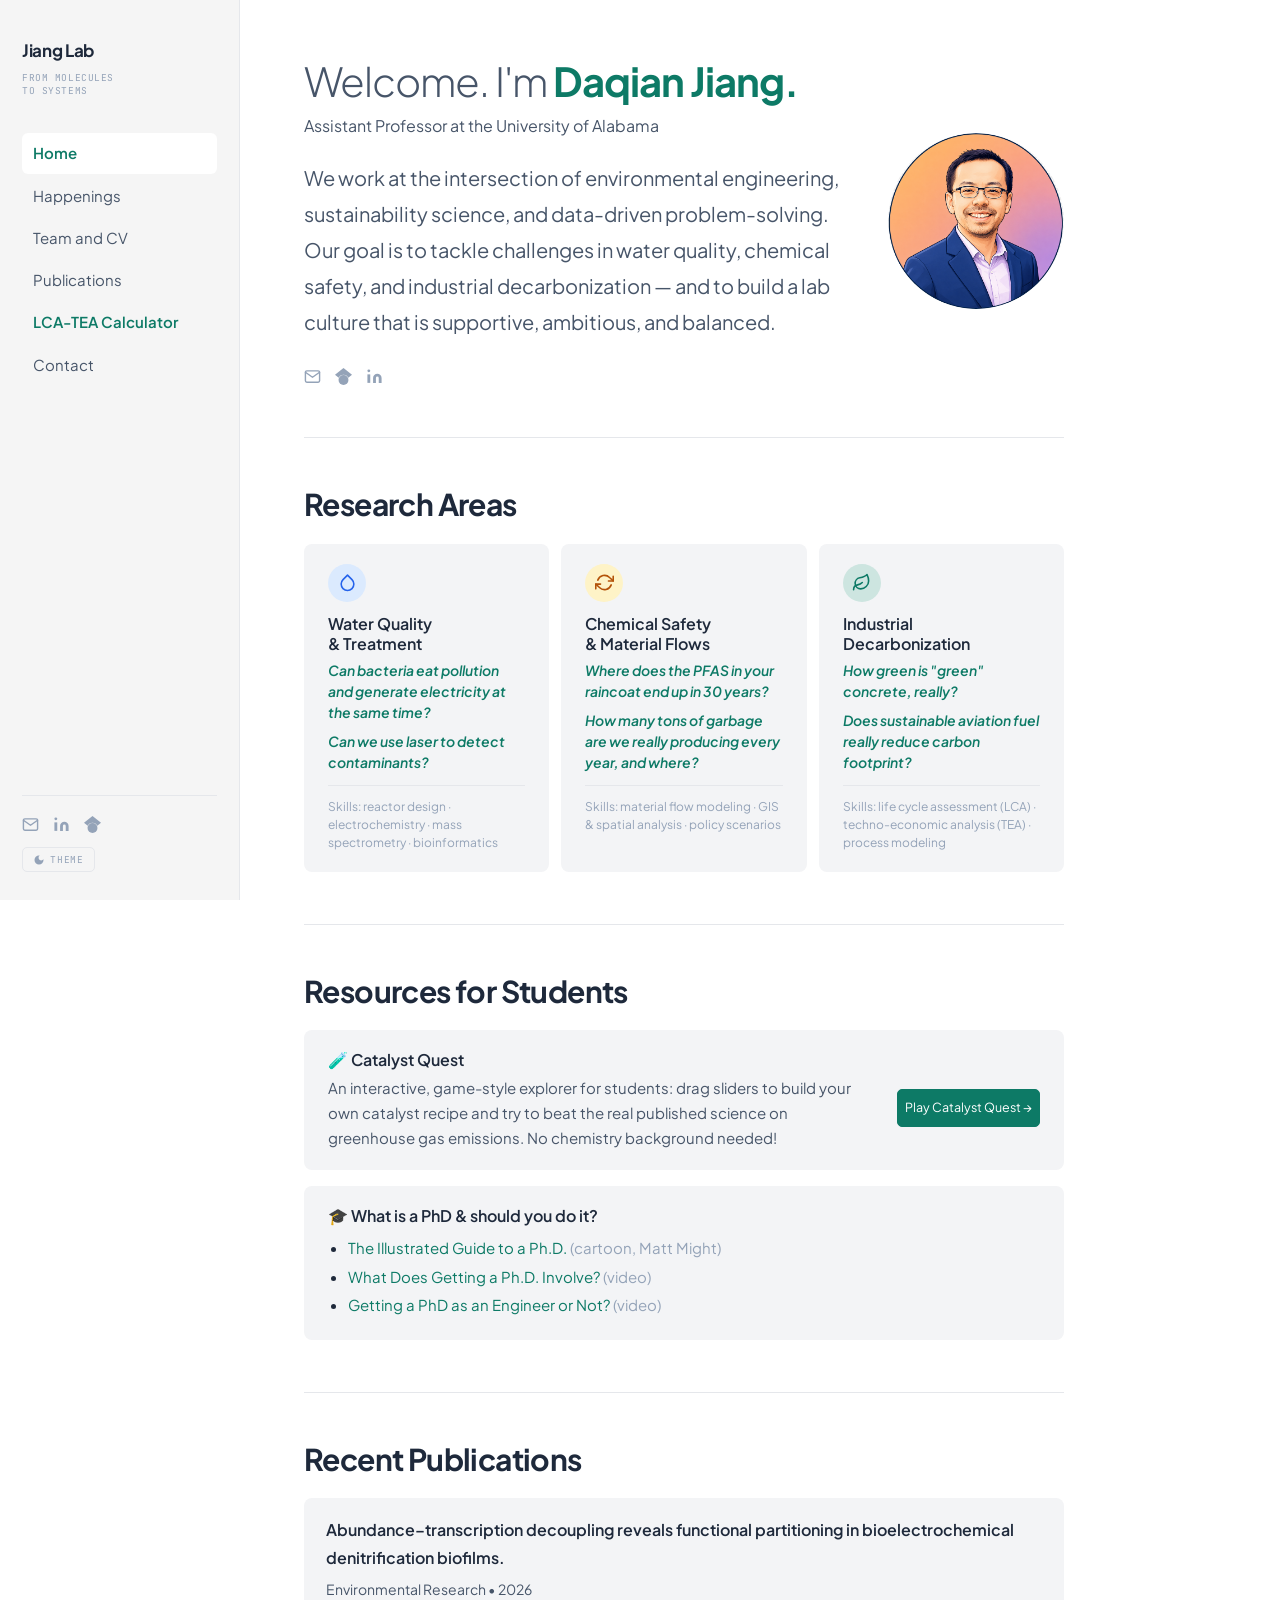
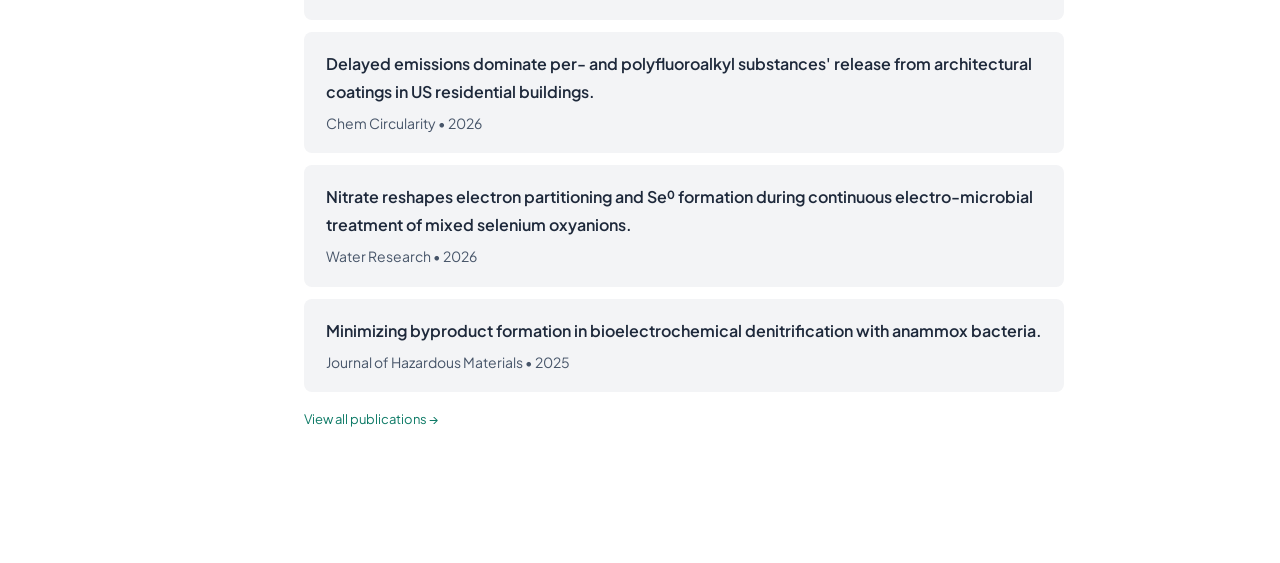
<file: index.html>
﻿<!DOCTYPE html>
<html lang="en">
<head>
  <meta charset="UTF-8">
  <meta name="viewport" content="width=device-width, initial-scale=1.0">
  <title>Jiang Lab — From Molecules to Systems</title>
  <meta name="description" content="Jiang Lab at the University of Alabama — research group led by Dr. Daqian Jiang, Assistant Professor of Environmental Engineering. We work on water quality, chemical safety, and industrial decarbonization.">
  <meta name="author" content="Daqian Jiang">
  <meta name="keywords" content="Daqian Jiang, Jiang Lab, University of Alabama, UA, environmental engineering, water quality, PFAS, LCA, bio-electrochemical systems, sustainability">
  <meta property="og:title" content="Jiang Lab — Daqian Jiang, University of Alabama">
  <meta property="og:description" content="Research group led by Dr. Daqian Jiang at the University of Alabama. Water quality, chemical safety, and industrial decarbonization.">
  <meta property="og:url" content="https://jiang-lab.org/">
  <meta property="og:type" content="website">
  <link rel="canonical" href="https://jiang-lab.org/">
  <link rel="stylesheet" href="css/style.css">
  <script src="js/theme.js"></script>
</head>
<body>

<button class="mob-btn" onclick="toggleMobileNav()" aria-label="Open menu">&#9776;</button>

<!-- Sidebar -->
<aside class="sidebar" id="sidebar">
  <div class="sidebar-logo">
    <a href="index.html" class="sidebar-name">Jiang Lab</a>
    <div class="sidebar-tagline">From Molecules<br>to Systems</div>
  </div>

  <ul class="sidebar-nav">
    <li><a href="index.html" class="active">Home</a></li>
    <li><a href="happenings.html">Happenings</a></li>
    <li><a href="team.html">Team and CV</a></li>
    <li><a href="publications.html">Publications</a></li>
    <li class="nav-tool"><a href="lca.html">LCA-TEA Calculator</a></li>
    <li><a href="contact.html">Contact</a></li>
  </ul>

  <div class="sidebar-footer">
    <div class="sidebar-social">
      <!-- Email -->
      <a href="mailto:djiang6@ua.edu" class="social-link" title="Email">
        <svg viewBox="0 0 24 24" fill="none" stroke="currentColor" stroke-width="2" stroke-linecap="round" stroke-linejoin="round">
          <path d="M4 4h16c1.1 0 2 .9 2 2v12c0 1.1-.9 2-2 2H4c-1.1 0-2-.9-2-2V6c0-1.1.9-2 2-2z"/>
          <polyline points="22,6 12,13 2,6"/>
        </svg>
      </a>
      <!-- LinkedIn -->
      <a href="https://www.linkedin.com/in/daqianjiang/" class="social-link" title="LinkedIn" target="_blank" rel="noopener" id="linkedin-link">
        <svg viewBox="0 0 24 24" fill="currentColor">
          <path d="M16 8a6 6 0 0 1 6 6v7h-4v-7a2 2 0 0 0-2-2 2 2 0 0 0-2 2v7h-4v-7a6 6 0 0 1 6-6z"/>
          <rect x="2" y="9" width="4" height="12"/>
          <circle cx="4" cy="4" r="2"/>
        </svg>
      </a>
      <!-- Google Scholar -->
      <a href="https://scholar.google.com/citations?user=3czXV24AAAAJ&amp;hl=en&amp;oi=ao" class="social-link" title="Google Scholar" target="_blank" rel="noopener">
        <svg viewBox="0 0 24 24" fill="currentColor">
          <path d="M5.242 13.769 0 9.5 12 0l12 9.5-5.242 4.269C17.548 11.249 14.978 9.5 12 9.5c-2.977 0-5.548 1.748-6.758 4.269z"/>
          <path d="M12 10a7 7 0 1 0 0 14 7 7 0 0 0 0-14z"/>
        </svg>
      </a>
    </div>
    <button class="theme-btn" onclick="toggleTheme()">
      <svg width="12" height="12" viewBox="0 0 24 24" fill="currentColor"><path d="M12 3a9 9 0 1 0 9 9c0-.46-.04-.92-.1-1.36a5.389 5.389 0 0 1-4.4 2.26 5.403 5.403 0 0 1-3.14-9.8c-.44-.06-.9-.1-1.36-.1z"/></svg>
      Theme
    </button>
  </div>
</aside>

<!-- Main -->
<main class="main">
  <div class="main-inner">

    <!-- Hero -->
    <section class="section hero-section">
      <div class="hero-text">
        <h1 class="hero-name">
          <span class="hi">Welcome. I'm </span><span class="name">Daqian Jiang.</span>
        </h1>
        <p class="hero-pos">Assistant Professor at the University of Alabama</p>
        <p class="hero-desc">We work at the intersection of environmental engineering, sustainability science, and data-driven problem-solving. Our goal is to tackle challenges in water quality, chemical safety, and industrial decarbonization — and to build a lab culture that is supportive, ambitious, and balanced.</p>
        <div class="hero-social">
          <a href="mailto:djiang6@ua.edu" class="social-link" title="Email">
            <svg viewBox="0 0 24 24" fill="none" stroke="currentColor" stroke-width="2" stroke-linecap="round" stroke-linejoin="round">
              <path d="M4 4h16c1.1 0 2 .9 2 2v12c0 1.1-.9 2-2 2H4c-1.1 0-2-.9-2-2V6c0-1.1.9-2 2-2z"/>
              <polyline points="22,6 12,13 2,6"/>
            </svg>
          </a>
          <a href="https://scholar.google.com/citations?user=3czXV24AAAAJ&amp;hl=en&amp;oi=ao" class="social-link" title="Google Scholar" target="_blank" rel="noopener">
            <svg viewBox="0 0 24 24" fill="currentColor" width="18" height="18">
              <path d="M5.242 13.769 0 9.5 12 0l12 9.5-5.242 4.269C17.548 11.249 14.978 9.5 12 9.5c-2.977 0-5.548 1.748-6.758 4.269z"/>
              <path d="M12 10a7 7 0 1 0 0 14 7 7 0 0 0 0-14z"/>
            </svg>
          </a>
          <a href="https://www.linkedin.com/in/daqianjiang/" class="social-link" title="LinkedIn" target="_blank" rel="noopener">
            <svg viewBox="0 0 24 24" fill="currentColor" width="18" height="18">
              <path d="M16 8a6 6 0 0 1 6 6v7h-4v-7a2 2 0 0 0-2-2 2 2 0 0 0-2 2v7h-4v-7a6 6 0 0 1 6-6z"/>
              <rect x="2" y="9" width="4" height="12"/>
              <circle cx="4" cy="4" r="2"/>
            </svg>
          </a>
        </div>
      </div>
      <div class="hero-photo">
        <img src="images/djiang.png" alt="Daqian Jiang">
      </div>
    </section>

    <hr class="section-divider">

    <!-- Research Areas -->
    <section class="section">
      <h2 class="section-h2">Research Areas</h2>
      <div class="area-grid-home">
        <div class="area-card-home">
          <div class="area-icon area-icon-blue">
            <svg viewBox="0 0 24 24" fill="none" stroke="currentColor" stroke-width="2" stroke-linecap="round" stroke-linejoin="round"><path d="M12 2.69l5.66 5.66a8 8 0 1 1-11.31 0z"/></svg>
          </div>
          <h3>Water Quality &amp; Treatment</h3>
          <p class="area-hook">Can bacteria eat pollution and generate electricity at the same time?</p>
          <p class="area-hook">Can we use laser to detect contaminants?</p>
          <p class="area-skills">Skills: reactor design · electrochemistry · mass spectrometry · bioinformatics</p>
        </div>
        <div class="area-card-home">
          <div class="area-icon area-icon-amber">
            <svg viewBox="0 0 24 24" fill="none" stroke="currentColor" stroke-width="2" stroke-linecap="round" stroke-linejoin="round"><polyline points="23 4 23 10 17 10"/><polyline points="1 20 1 14 7 14"/><path d="M3.51 9a9 9 0 0 1 14.85-3.36L23 10M1 14l4.64 4.36A9 9 0 0 0 20.49 15"/></svg>
          </div>
          <h3>Chemical Safety &amp; Material Flows</h3>
          <p class="area-hook">Where does the PFAS in your raincoat end up in 30 years?</p>
          <p class="area-hook">How many tons of garbage are we really producing every year, and where?</p>
          <p class="area-skills">Skills: material flow modeling · GIS &amp; spatial analysis · policy scenarios</p>
        </div>
        <div class="area-card-home">
          <div class="area-icon area-icon-green">
            <svg viewBox="0 0 24 24" fill="none" stroke="currentColor" stroke-width="2" stroke-linecap="round" stroke-linejoin="round"><path d="M11 20A7 7 0 0 1 9.8 6.1C15.5 5 17 4.48 19 2c1 2 2 4.18 2 8 0 5.5-4.78 10-10 10Z"/><path d="M2 21c0-3 1.85-5.36 5.08-6C9.5 14.52 12 13 13 12"/></svg>
          </div>
          <h3>Industrial Decarbonization</h3>
          <p class="area-hook">How green is "green" concrete, really?</p>
          <p class="area-hook">Does sustainable aviation fuel really reduce carbon footprint?</p>
          <p class="area-skills">Skills: life cycle assessment (LCA) · techno-economic analysis (TEA) · process modeling</p>
        </div>
      </div>
    </section>

    <hr class="section-divider">

    <!-- Resources for Students -->
    <section class="section">
      <h2 class="section-h2">Resources for Students</h2>
      <div style="display:flex;flex-direction:column;gap:16px;">

      <!-- Catalyst Quest -->
      <div class="area-card-home" style="display:flex;align-items:center;justify-content:space-between;gap:20px;flex-wrap:wrap;">
        <div style="flex:1;min-width:240px;">
          <h3>🧪 Catalyst Quest</h3>
          <p>An interactive, game-style explorer for students: drag sliders to build your own catalyst recipe and try to beat the real published science on greenhouse gas emissions. No chemistry background needed!</p>
        </div>
        <a href="catalyst-explorer.html" target="_blank" rel="noopener" class="lca-reset-btn" style="display:inline-block;width:auto;white-space:nowrap;text-decoration:none;text-align:center;background:var(--accent);color:var(--accent-text);border-color:var(--accent);">Play Catalyst Quest →</a>
      </div>

      <!-- What is a PhD -->
      <div class="area-card-home">
        <h3>🎓 What is a PhD &amp; should you do it?</h3>
        <ul style="margin:8px 0 0;padding-left:20px;font-size:15px;line-height:1.9;">
          <li><a href="https://matt.might.net/articles/phd-school-in-pictures/" target="_blank" rel="noopener">The Illustrated Guide to a Ph.D.</a> <span style="color:var(--text-3);">(cartoon, Matt Might)</span></li>
          <li><a href="https://www.youtube.com/watch?v=5ZnnDJwF4XE" target="_blank" rel="noopener">What Does Getting a Ph.D. Involve?</a> <span style="color:var(--text-3);">(video)</span></li>
          <li><a href="https://www.youtube.com/watch?v=gjWSpQiPl1Y" target="_blank" rel="noopener">Getting a PhD as an Engineer or Not?</a> <span style="color:var(--text-3);">(video)</span></li>
        </ul>
      </div>

      </div>
    </section>

    <hr class="section-divider">

    <!-- Recent Publications -->
    <section class="section">
      <h2 class="section-h2">Recent Publications</h2>
      <div class="home-pub-list">
        <div class="home-pub-card">
          <div class="home-pub-title">Abundance–transcription decoupling reveals functional partitioning in bioelectrochemical denitrification biofilms.</div>
          <div class="home-pub-meta">Environmental Research &bull; 2026</div>
        </div>
        <div class="home-pub-card">
          <div class="home-pub-title">Delayed emissions dominate per- and polyfluoroalkyl substances' release from architectural coatings in US residential buildings.</div>
          <div class="home-pub-meta">Chem Circularity &bull; 2026</div>
        </div>
        <div class="home-pub-card">
          <div class="home-pub-title">Nitrate reshapes electron partitioning and Se⁰ formation during continuous electro-microbial treatment of mixed selenium oxyanions.</div>
          <div class="home-pub-meta">Water Research &bull; 2026</div>
        </div>
        <div class="home-pub-card">
          <div class="home-pub-title">Minimizing byproduct formation in bioelectrochemical denitrification with anammox bacteria.</div>
          <div class="home-pub-meta">Journal of Hazardous Materials &bull; 2025</div>
        </div>
      </div>
      <p style="margin-top:16px;font-size:13px;"><a href="publications.html">View all publications →</a></p>
    </section>

  </div>
</main>

</body>
</html>
</file>
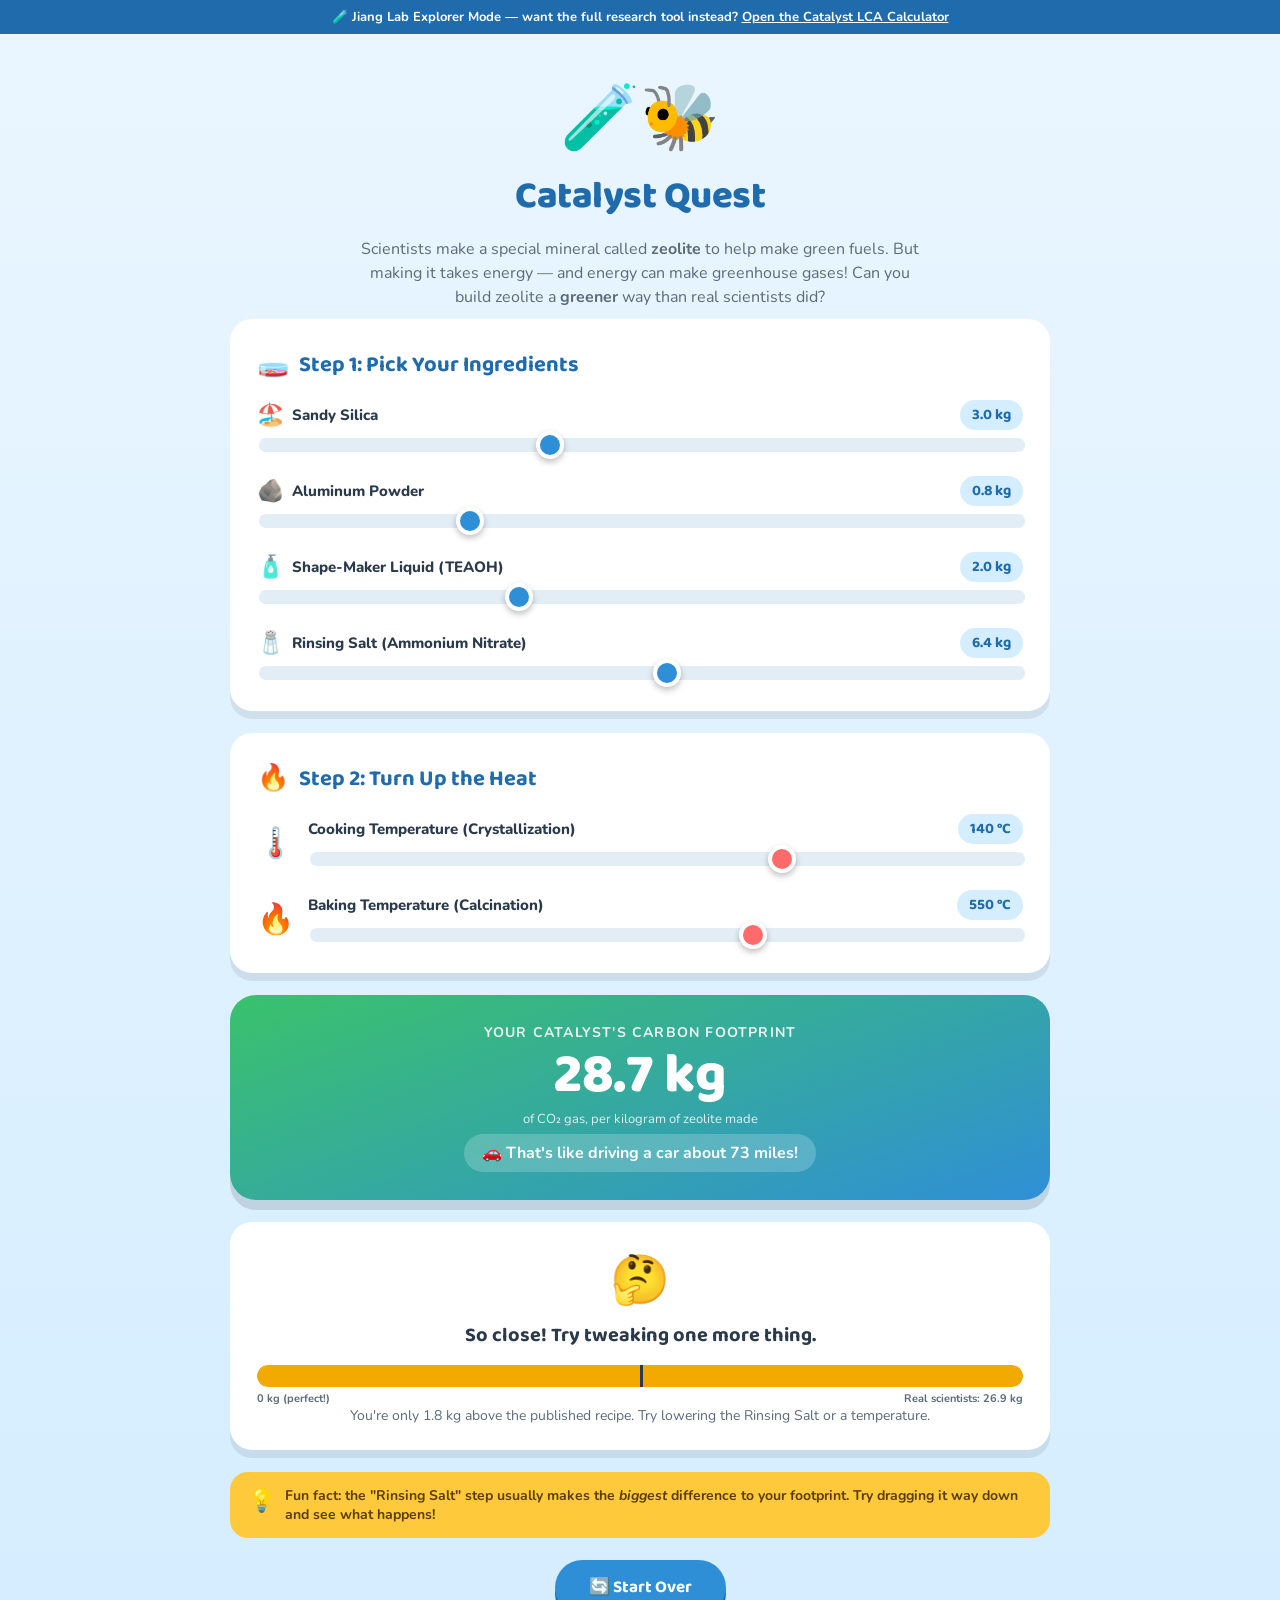
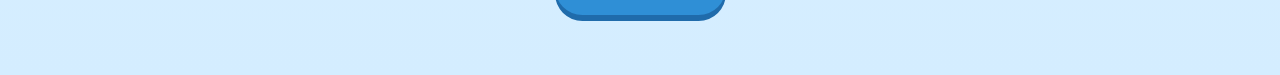
<file: catalyst-explorer.html>
<!DOCTYPE html>
<html lang="en">
<head>
<meta charset="UTF-8">
<meta name="viewport" content="width=device-width, initial-scale=1.0">
<title>Catalyst Quest — Jiang Lab</title>
<meta name="description" content="An interactive, game-style catalyst-synthesis explorer for students — build a greener zeolite recipe than published science. Jiang Lab, University of Alabama.">
<meta name="author" content="Daqian Jiang">
<link rel="canonical" href="https://jiang-lab.org/catalyst-explorer.html">
<link rel="preconnect" href="https://fonts.googleapis.com">
<link href="https://fonts.googleapis.com/css2?family=Baloo+2:wght@500;700;800&family=Nunito:wght@400;600;700;800&display=swap" rel="stylesheet">
<style>
  :root {
    --sky: #eaf6ff;
    --sky-2: #d4edff;
    --sun: #ffc93c;
    --sun-dark: #f2a900;
    --grass: #3ac26b;
    --grass-dark: #2a9e54;
    --sea: #2f8fd6;
    --sea-dark: #1f6bab;
    --coral: #ff6b6b;
    --coral-dark: #e35555;
    --ink: #2b3a4a;
    --ink-2: #5b6b7a;
    --card: #ffffff;
    --shadow: 0 8px 0 rgba(0,0,0,0.08);
  }
  * { box-sizing: border-box; }
  body {
    margin: 0;
    font-family: 'Nunito', sans-serif;
    background: linear-gradient(180deg, var(--sky) 0%, var(--sky-2) 100%);
    color: var(--ink);
    min-height: 100vh;
  }
  .site-link-bar {
    background: var(--sea-dark); color: #fff; text-align: center; font-weight: 700;
    font-size: 13px; padding: 8px;
  }
  .site-link-bar a { color: #fff; text-decoration: underline; }
  .wrap { max-width: 860px; margin: 0 auto; padding: 20px 20px 60px; }

  .hero { text-align: center; padding: 20px 0 10px; }
  .hero .mascot { font-size: 64px; display: block; margin-bottom: 4px; }
  .hero h1 {
    font-family: 'Baloo 2', sans-serif; font-weight: 800; font-size: 38px;
    color: var(--sea-dark); margin: 0; letter-spacing: -.5px;
  }
  .hero p { font-size: 16px; color: var(--ink-2); max-width: 560px; margin: 10px auto 0; line-height: 1.5; }

  .card {
    background: var(--card); border-radius: 22px; box-shadow: var(--shadow);
    border: 3px solid #fff; padding: 22px 24px; margin-bottom: 22px;
  }
  .card-title {
    font-family: 'Baloo 2', sans-serif; font-weight: 700; font-size: 22px;
    color: var(--sea-dark); margin: 0 0 14px; display: flex; align-items: center; gap: 10px;
  }
  .card-title .emoji { font-size: 26px; }

  .ingredient { margin-bottom: 18px; }
  .ingredient:last-child { margin-bottom: 0; }
  .ingredient-top { display: flex; align-items: center; justify-content: space-between; margin-bottom: 6px; }
  .ingredient-label { font-weight: 800; font-size: 15px; display: flex; align-items: center; gap: 8px; }
  .ingredient-label .icon { font-size: 22px; }
  .ingredient-val {
    font-family: 'Baloo 2', sans-serif; font-weight: 700; font-size: 15px;
    background: var(--sky-2); color: var(--sea-dark); padding: 3px 12px; border-radius: 999px;
  }
  input[type=range] {
    -webkit-appearance: none; width: 100%; height: 14px; border-radius: 999px;
    background: #e3edf5; outline: none; cursor: pointer;
  }
  input[type=range]::-webkit-slider-thumb {
    -webkit-appearance: none; width: 28px; height: 28px; border-radius: 50%;
    background: var(--sea); border: 4px solid #fff; box-shadow: 0 3px 6px rgba(0,0,0,0.25); cursor: pointer;
  }
  input[type=range]::-moz-range-thumb {
    width: 28px; height: 28px; border-radius: 50%; background: var(--sea);
    border: 4px solid #fff; box-shadow: 0 3px 6px rgba(0,0,0,0.25); cursor: pointer;
  }
  input[type=range].heat::-webkit-slider-thumb { background: var(--coral); }
  input[type=range].heat::-moz-range-thumb { background: var(--coral); }

  .thermo-row { display: flex; align-items: center; gap: 14px; }
  .thermo-icon { font-size: 30px; flex-shrink: 0; }

  .result-card {
    background: linear-gradient(160deg, var(--grass) 0%, var(--sea) 100%);
    border-radius: 26px; padding: 28px 24px; text-align: center; color: #fff;
    box-shadow: 0 10px 0 rgba(0,0,0,0.12); margin-bottom: 22px;
  }
  .result-label { font-size: 14px; font-weight: 700; text-transform: uppercase; letter-spacing: 1.2px; opacity: .9; }
  .result-num { font-family: 'Baloo 2', sans-serif; font-weight: 800; font-size: 56px; line-height: 1; margin: 6px 0; }
  .result-compare { font-size: 16px; font-weight: 700; background: rgba(255,255,255,0.2); display: inline-block; padding: 8px 18px; border-radius: 999px; margin-top: 6px; }

  .challenge-card { text-align: center; }
  .challenge-face { font-size: 48px; margin-bottom: 6px; }
  .challenge-msg { font-family: 'Baloo 2', sans-serif; font-weight: 700; font-size: 20px; margin-bottom: 6px; }
  .challenge-sub { font-size: 14px; color: var(--ink-2); }
  .progress-track {
    background: #e3edf5; border-radius: 999px; height: 22px; margin: 14px 0 4px; overflow: hidden;
    position: relative;
  }
  .progress-fill { height: 100%; border-radius: 999px; transition: width .3s ease, background .3s ease; }
  .progress-marker {
    position: absolute; top: -6px; width: 3px; height: 34px; background: var(--ink);
  }
  .progress-caption { display: flex; justify-content: space-between; font-size: 11px; color: var(--ink-2); font-weight: 700; }

  .fact-bubble {
    background: var(--sun); border-radius: 18px; padding: 14px 18px; font-size: 14px;
    font-weight: 700; color: #5a3d00; display: flex; gap: 10px; align-items: flex-start;
  }
  .fact-bubble .emoji { font-size: 22px; flex-shrink: 0; }

  .reset-btn {
    display: block; margin: 0 auto; font-family: 'Baloo 2', sans-serif; font-weight: 700;
    font-size: 17px; color: #fff; background: var(--sea); border: none; border-radius: 999px;
    padding: 14px 34px; cursor: pointer; box-shadow: 0 6px 0 var(--sea-dark); transition: transform .1s;
  }
  .reset-btn:active { transform: translateY(4px); box-shadow: 0 2px 0 var(--sea-dark); }

  @media (max-width: 560px) {
    .hero h1 { font-size: 28px; }
    .result-num { font-size: 40px; }
  }
</style>
</head>
<body>

<div class="site-link-bar">🧪 Jiang Lab Explorer Mode — want the full research tool instead? <a href="catalyst-lca.html">Open the Catalyst LCA Calculator</a></div>

<div class="wrap">

  <div class="hero">
    <span class="mascot">🧪🐝</span>
    <h1>Catalyst Quest</h1>
    <p>Scientists make a special mineral called <strong>zeolite</strong> to help make green fuels. But making it takes energy — and energy can make greenhouse gases! Can you build zeolite a <strong>greener</strong> way than real scientists did?</p>
  </div>

  <div class="card">
    <div class="card-title"><span class="emoji">🧫</span> Step 1: Pick Your Ingredients</div>

    <div class="ingredient">
      <div class="ingredient-top">
        <span class="ingredient-label"><span class="icon">🏖️</span> Sandy Silica</span>
        <span class="ingredient-val" id="v-silica">3.0 kg</span>
      </div>
      <input type="range" id="s-silica" min="0" max="8" step="0.1" value="3">
    </div>

    <div class="ingredient">
      <div class="ingredient-top">
        <span class="ingredient-label"><span class="icon">🪨</span> Aluminum Powder</span>
        <span class="ingredient-val" id="v-alox">0.8 kg</span>
      </div>
      <input type="range" id="s-alox" min="0" max="3" step="0.1" value="0.8">
    </div>

    <div class="ingredient">
      <div class="ingredient-top">
        <span class="ingredient-label"><span class="icon">🧴</span> Shape-Maker Liquid (TEAOH)</span>
        <span class="ingredient-val" id="v-teaoh">2.0 kg</span>
      </div>
      <input type="range" id="s-teaoh" min="0" max="6" step="0.1" value="2">
    </div>

    <div class="ingredient">
      <div class="ingredient-top">
        <span class="ingredient-label"><span class="icon">🧂</span> Rinsing Salt (Ammonium Nitrate)</span>
        <span class="ingredient-val" id="v-salt">6.4 kg</span>
      </div>
      <input type="range" id="s-salt" min="0" max="12" step="0.1" value="6.4">
    </div>
  </div>

  <div class="card">
    <div class="card-title"><span class="emoji">🔥</span> Step 2: Turn Up the Heat</div>

    <div class="ingredient">
      <div class="thermo-row">
        <span class="thermo-icon">🌡️</span>
        <div style="flex:1;">
          <div class="ingredient-top">
            <span class="ingredient-label">Cooking Temperature (Crystallization)</span>
            <span class="ingredient-val" id="v-cryst">140 °C</span>
          </div>
          <input type="range" class="heat" id="s-cryst" min="20" max="200" step="5" value="140">
        </div>
      </div>
    </div>

    <div class="ingredient">
      <div class="thermo-row">
        <span class="thermo-icon">🔥</span>
        <div style="flex:1;">
          <div class="ingredient-top">
            <span class="ingredient-label">Baking Temperature (Calcination)</span>
            <span class="ingredient-val" id="v-calc">550 °C</span>
          </div>
          <input type="range" class="heat" id="s-calc" min="300" max="700" step="10" value="550">
        </div>
      </div>
    </div>
  </div>

  <div class="result-card">
    <div class="result-label">Your Catalyst's Carbon Footprint</div>
    <div class="result-num"><span id="r-total">0</span> kg</div>
    <div style="font-size:13px;opacity:.85;">of CO&#8322; gas, per kilogram of zeolite made</div>
    <div class="result-compare" id="r-compare">🚗 Loading comparison...</div>
  </div>

  <div class="card challenge-card">
    <div class="challenge-face" id="c-face">🤔</div>
    <div class="challenge-msg" id="c-msg">Adjust your recipe!</div>
    <div class="progress-track">
      <div class="progress-fill" id="c-fill" style="width:50%;background:var(--sea);"></div>
      <div class="progress-marker" style="left:50%;"></div>
    </div>
    <div class="progress-caption">
      <span>0 kg (perfect!)</span>
      <span>Real scientists: 26.9 kg</span>
    </div>
    <div class="challenge-sub" id="c-sub">Real scientists who invented this recipe made 26.9 kg of CO&#8322; for every kg of zeolite. Can you beat them?</div>
  </div>

  <div class="fact-bubble">
    <span class="emoji">💡</span>
    <span>Fun fact: the "Rinsing Salt" step usually makes the <em>biggest</em> difference to your footprint. Try dragging it way down and see what happens!</span>
  </div>

  <br>
  <button class="reset-btn" onclick="resetQuest()">🔄 Start Over</button>

</div>

<script>
  // Same underlying factors as the real CH-route calculator (GREET + manuscript sourced)
  const F_SILICA = 1.648, F_ALOX = 4.43, F_TEAOH = 1.11, F_SALT = 2.213;
  const F_ELEC = 0.397, F_NG = 0.0678;
  const CP_WATER = 4.186, EFF = 0.70, ELEC_INTENSITY = 0.03, AMBIENT = 20;
  const BENCHMARK = 26.9;

  const els = {
    silica: document.getElementById('s-silica'), vSilica: document.getElementById('v-silica'),
    alox: document.getElementById('s-alox'), vAlox: document.getElementById('v-alox'),
    teaoh: document.getElementById('s-teaoh'), vTeaoh: document.getElementById('v-teaoh'),
    salt: document.getElementById('s-salt'), vSalt: document.getElementById('v-salt'),
    cryst: document.getElementById('s-cryst'), vCryst: document.getElementById('v-cryst'),
    calc: document.getElementById('s-calc'), vCalc: document.getElementById('v-calc'),
    total: document.getElementById('r-total'), compare: document.getElementById('r-compare'),
    face: document.getElementById('c-face'), msg: document.getElementById('c-msg'),
    fill: document.getElementById('c-fill'), sub: document.getElementById('c-sub')
  };

  function compute() {
    const silica = parseFloat(els.silica.value);
    const alox = parseFloat(els.alox.value);
    const teaoh = parseFloat(els.teaoh.value);
    const salt = parseFloat(els.salt.value);
    const cryst = parseFloat(els.cryst.value);
    const calc = parseFloat(els.calc.value);

    els.vSilica.textContent = silica.toFixed(1) + ' kg';
    els.vAlox.textContent = alox.toFixed(1) + ' kg';
    els.vTeaoh.textContent = teaoh.toFixed(1) + ' kg';
    els.vSalt.textContent = salt.toFixed(1) + ' kg';
    els.vCryst.textContent = cryst + ' °C';
    els.vCalc.textContent = calc + ' °C';

    const mass = silica + alox + teaoh + salt;
    const dT = Math.max(cryst - AMBIENT, 0) + Math.max(calc - AMBIENT, 0);
    const qKJ = (mass * CP_WATER * dT) / EFF;
    const ngMJ = Math.max(qKJ, 0) / 1000;
    const elecKWh = ngMJ * ELEC_INTENSITY;

    const total = silica * F_SILICA + alox * F_ALOX + teaoh * F_TEAOH + salt * F_SALT +
                  ngMJ * F_NG + elecKWh * F_ELEC;

    els.total.textContent = total.toFixed(1);

    const carMiles = (total / 0.39).toFixed(0); // ~0.39 kg CO2 per mile driven, typical passenger car
    const phoneCharges = (total / 0.0084).toFixed(0); // ~8.4 g CO2 per full phone charge
    if (total < 5) {
      els.compare.textContent = '📱 That\'s like charging your phone about ' + phoneCharges + ' times!';
    } else {
      els.compare.textContent = '🚗 That\'s like driving a car about ' + carMiles + ' miles!';
    }

    const pct = Math.max(0, Math.min(100, (total / BENCHMARK) * 100));
    els.fill.style.width = pct + '%';

    if (total <= BENCHMARK * 0.7) {
      els.face.textContent = '🏆';
      els.msg.textContent = 'Amazing! You beat the scientists by a lot!';
      els.fill.style.background = 'var(--grass)';
      els.sub.innerHTML = 'Your recipe makes <b>' + (BENCHMARK - total).toFixed(1) + ' kg less</b> CO₂ than the real published recipe. Great engineering!';
    } else if (total < BENCHMARK) {
      els.face.textContent = '🎉';
      els.msg.textContent = 'You beat the real scientists!';
      els.fill.style.background = 'var(--grass)';
      els.sub.innerHTML = 'Your recipe makes <b>' + (BENCHMARK - total).toFixed(1) + ' kg less</b> CO₂ than the published recipe (26.9 kg). Nice work!';
    } else if (total < BENCHMARK * 1.15) {
      els.face.textContent = '🤔';
      els.msg.textContent = 'So close! Try tweaking one more thing.';
      els.fill.style.background = 'var(--sun-dark)';
      els.sub.innerHTML = 'You\'re only ' + (total - BENCHMARK).toFixed(1) + ' kg above the published recipe. Try lowering the Rinsing Salt or a temperature.';
    } else {
      els.face.textContent = '🌋';
      els.msg.textContent = 'Whoa, that\'s a lot of CO₂!';
      els.fill.style.background = 'var(--coral)';
      els.sub.innerHTML = 'Try turning down the heat or using less Rinsing Salt — see how low you can go!';
    }
  }

  ['silica','alox','teaoh','salt','cryst','calc'].forEach(function (k) {
    els[k].addEventListener('input', compute);
  });

  function resetQuest() {
    els.silica.value = 3; els.alox.value = 0.8; els.teaoh.value = 2; els.salt.value = 6.4;
    els.cryst.value = 140; els.calc.value = 550;
    compute();
  }

  compute();
</script>
</body>
</html>
</file>
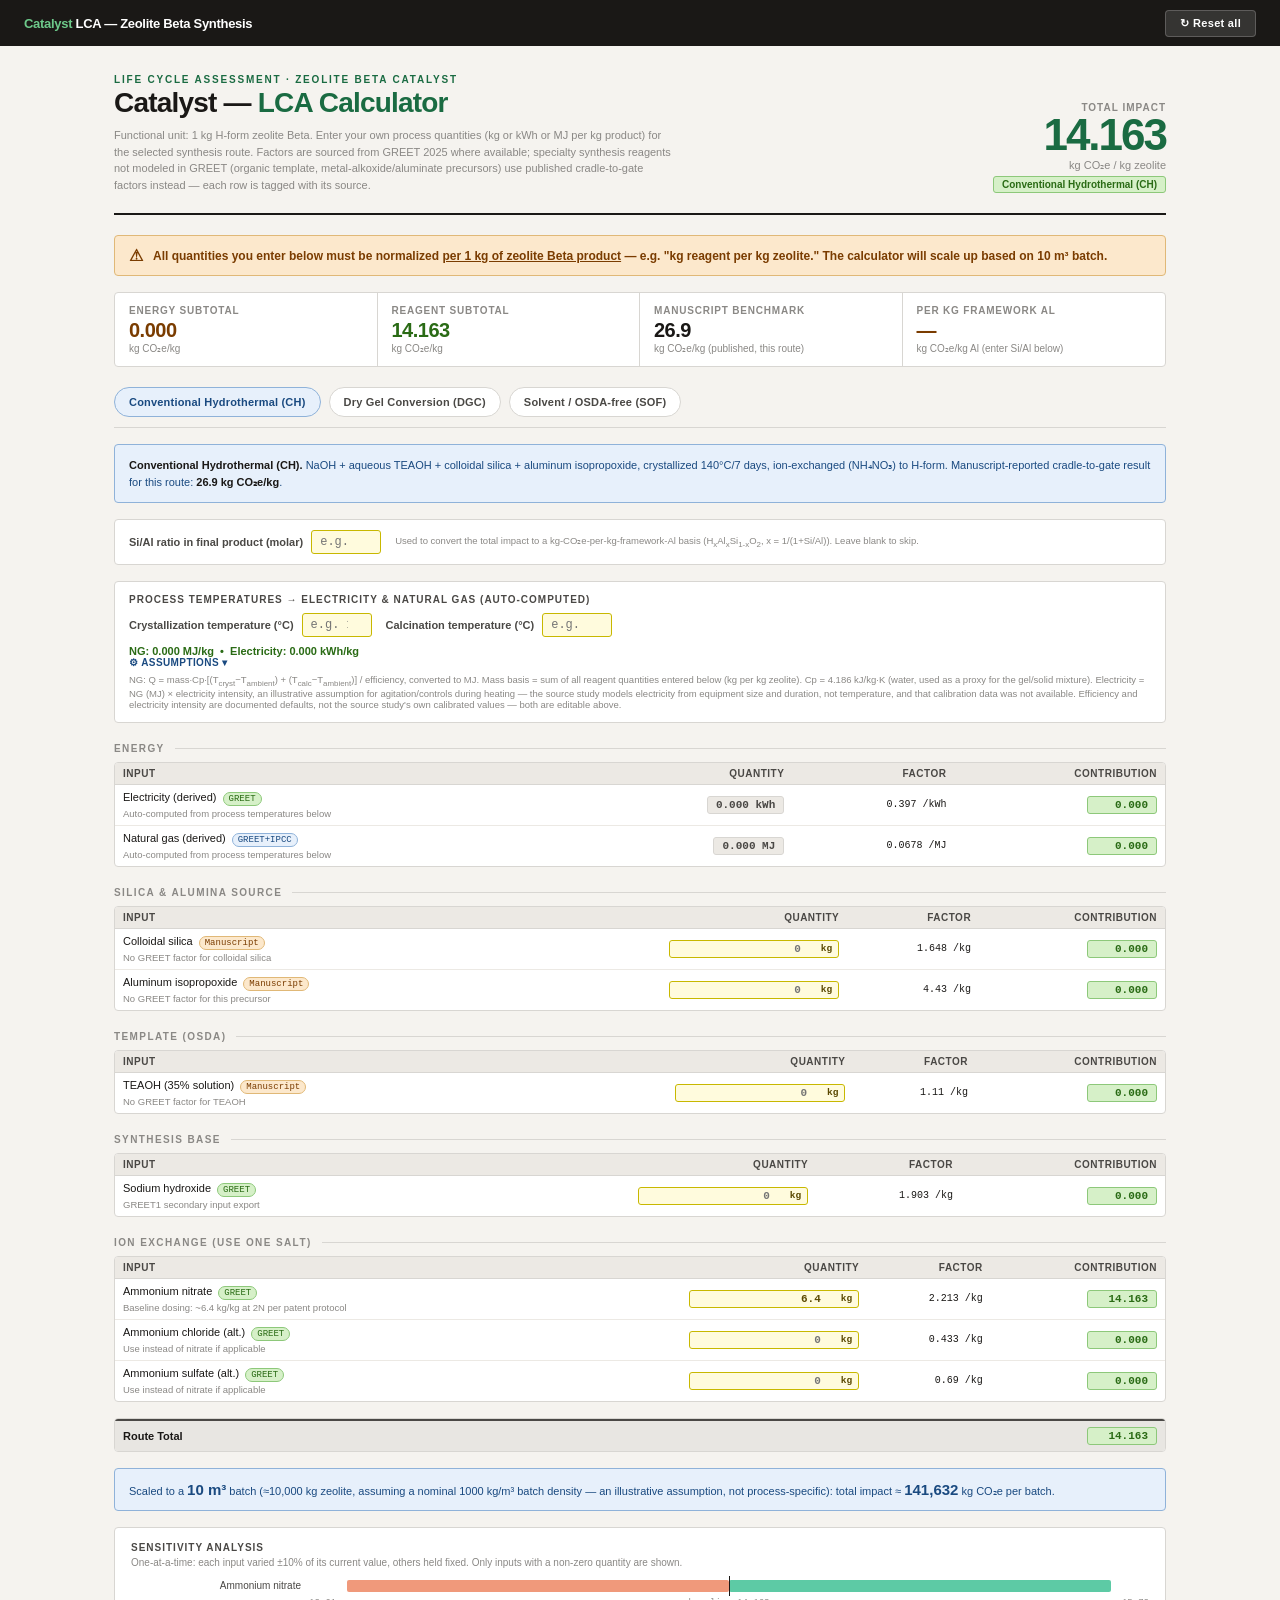
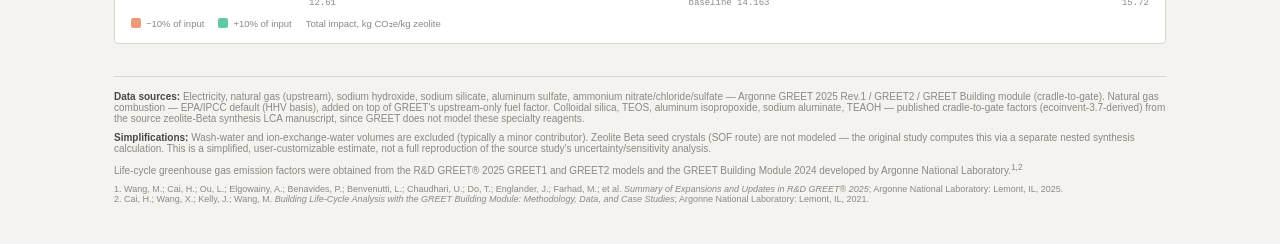
<file: catalyst-lca.html>
<!DOCTYPE html>
<html lang="en">
<head>
<meta charset="UTF-8">
<meta name="viewport" content="width=device-width, initial-scale=1.0">
<title>Catalyst LCA — Zeolite Beta Synthesis</title>
<meta name="description" content="Simplified life cycle assessment calculator for zeolite Beta catalyst synthesis, Jiang Lab, University of Alabama.">
<meta name="author" content="Daqian Jiang">
<link rel="canonical" href="https://jiang-lab.org/catalyst-lca.html">
<style>
/* ── Design tokens (matches BioCarb TEA dashboard) ───────────────────────────── */
:root {
  --ink:       #1a1816;
  --ink2:      #4a4845;
  --ink3:      #8a8885;
  --rule:      #d8d6d2;
  --rule2:     #ece9e4;
  --page:      #f5f3ef;
  --surface:   #ffffff;
  --green-out: #d6f0c8;
  --green-ink: #2a6b15;
  --green-bd:  #8dc87a;
  --yellow-in: #fffbdd;
  --yellow-bd: #c8b800;
  --blue-hd:   #dce8f5;
  --blue-ink:  #1a4a80;
  --blue-upd:  #e7f0fb;
  --blue-upd-bd:#8fb2d9;
  --amber-hd:  #fce8cc;
  --amber-ink: #7a3c00;
  --accent:    #1a6b42;
  --mono: 'SF Mono', 'Fira Code', 'Consolas', monospace;
  --sans: 'Inter', -apple-system, 'Segoe UI', sans-serif;
}

*, *::before, *::after { box-sizing: border-box; margin: 0; padding: 0; }
html { font-size: 13px; }
body {
  font-family: var(--sans);
  background: var(--page);
  color: var(--ink);
  min-height: 100vh;
}

.shell { max-width: 1100px; margin: 0 auto; padding: 0 24px 48px; }

/* ── Top bar ── */
.topbar {
  position: sticky; top: 0; z-index: 100;
  background: var(--ink); color: #fff;
  display: flex; align-items: center; justify-content: flex-end;
  gap: 10px; padding: 0 24px; height: 46px;
}
.topbar-brand { font-size: 13px; font-weight: 700; letter-spacing: -.3px; margin-right: auto; color: #fff; }
.topbar-brand span { color: #6dc98a; }
.topbar-btn {
  display: inline-flex; align-items: center; gap: 6px;
  padding: 6px 14px; border-radius: 4px;
  font-size: 11px; font-weight: 600; letter-spacing: .3px;
  cursor: pointer; border: none; transition: .15s;
  background: rgba(255,255,255,.12); color: #fff; border: 1px solid rgba(255,255,255,.2);
}
.topbar-btn:hover { background: rgba(255,255,255,.22); }

/* ── Masthead ── */
.masthead {
  padding: 28px 0 20px;
  border-bottom: 2px solid var(--ink);
  margin-bottom: 20px;
  display: flex; align-items: flex-end; justify-content: space-between;
  flex-wrap: wrap; gap: 12px;
}
.masthead-left { display: flex; flex-direction: column; gap: 4px; }
.masthead-eyebrow { font-size: 10px; font-weight: 600; letter-spacing: 1.8px; text-transform: uppercase; color: var(--accent); }
.masthead-title { font-size: 28px; font-weight: 700; letter-spacing: -0.8px; color: var(--ink); line-height: 1; }
.masthead-title span { color: var(--accent); }
.masthead-sub { font-size: 11px; color: var(--ink3); line-height: 1.5; margin-top: 6px; max-width: 560px; }
.hero { text-align: right; }
.hero-label { font-size: 10px; font-weight: 600; text-transform: uppercase; letter-spacing: 1px; color: var(--ink3); }
.hero-val { font-size: 44px; font-weight: 700; letter-spacing: -2px; color: var(--accent); line-height: 1; font-variant-numeric: tabular-nums; }
.hero-unit { font-size: 11px; color: var(--ink3); margin-top: 2px; }
.hero-badge {
  display: inline-block; background: var(--green-out); color: var(--green-ink);
  border: 1px solid var(--green-bd); border-radius: 3px;
  font-size: 10px; font-weight: 600; padding: 2px 8px; margin-top: 4px;
}

/* ── KPI strip ── */
.kpi-strip {
  display: grid; grid-template-columns: repeat(4, 1fr); gap: 0;
  background: var(--surface); border: 1px solid var(--rule); border-radius: 4px;
  overflow: hidden; margin-bottom: 20px;
}
@media (max-width: 700px) { .kpi-strip { grid-template-columns: repeat(2, 1fr); } .kpi-item:nth-child(2) { border-right: none; } }
.kpi-item { padding: 12px 14px; border-right: 1px solid var(--rule); }
.kpi-item:last-child { border-right: none; }
.kpi-label { font-size: 10px; font-weight: 600; text-transform: uppercase; letter-spacing: 0.8px; color: var(--ink3); margin-bottom: 4px; }
.kpi-val { font-size: 20px; font-weight: 700; letter-spacing: -0.5px; line-height: 1; font-variant-numeric: tabular-nums; }
.kpi-val.green { color: var(--green-ink); }
.kpi-val.amber { color: var(--amber-ink); }
.kpi-unit { font-size: 10px; color: var(--ink3); margin-top: 3px; }

/* ── Workspace tabs ── */
.workspace-tabs { display: flex; gap: 8px; margin-bottom: 16px; padding-bottom: 10px; border-bottom: 1px solid var(--rule); flex-wrap: wrap; }
.workspace-tab {
  appearance: none; border: 1px solid var(--rule); background: var(--surface); color: var(--ink2);
  border-radius: 999px; padding: 8px 14px; font: inherit; font-size: 11px; font-weight: 600;
  letter-spacing: 0.2px; cursor: pointer; transition: 0.15s ease;
}
.workspace-tab:hover { border-color: var(--blue-upd-bd); color: var(--blue-ink); }
.workspace-tab.active { background: var(--blue-upd); border-color: var(--blue-upd-bd); color: var(--blue-ink); }
.workspace-pane { display: none; }
.workspace-pane.active { display: block; }
.scenario-note {
  margin-bottom: 16px; padding: 12px 14px; border: 1px solid var(--blue-upd-bd);
  background: var(--blue-upd); border-radius: 4px; font-size: 11px; color: var(--blue-ink); line-height: 1.5;
}
.scenario-note b { color: var(--ink); }

.unit-banner {
  display: flex; align-items: center; gap: 10px;
  background: var(--amber-hd); border: 1px solid #e0b877; color: var(--amber-ink);
  border-radius: 4px; padding: 10px 14px; margin-bottom: 16px;
  font-size: 12px; font-weight: 700;
}
.unit-banner .unit-banner-icon { font-size: 16px; flex-shrink: 0; }

.sial-card {
  display: flex; align-items: center; gap: 14px; flex-wrap: wrap;
  background: var(--surface); border: 1px solid var(--rule); border-radius: 4px;
  padding: 10px 14px; margin-bottom: 16px;
}
.sial-card label { font-size: 11px; color: var(--ink2); font-weight: 600; display: flex; align-items: center; gap: 8px; }
.sial-card input {
  font-family: var(--mono); font-size: 12px; padding: 4px 8px; border: 1px solid var(--yellow-bd);
  background: var(--yellow-in); border-radius: 3px; width: 70px; text-align: right;
}
.sial-note { font-size: 9.5px; color: var(--ink3); }

.temp-card {
  background: var(--surface); border: 1px solid var(--rule); border-radius: 4px;
  padding: 12px 14px; margin-bottom: 16px;
}
.temp-card-title { font-size: 10px; font-weight: 700; text-transform: uppercase; letter-spacing: 1px; color: var(--ink2); margin-bottom: 8px; }
.temp-row { display: flex; align-items: center; gap: 14px; flex-wrap: wrap; margin-bottom: 8px; }
.temp-row label { font-size: 11px; color: var(--ink2); font-weight: 600; display: flex; align-items: center; gap: 8px; }
.temp-row input {
  font-family: var(--mono); font-size: 12px; padding: 4px 8px; border: 1px solid var(--yellow-bd);
  background: var(--yellow-in); border-radius: 3px; width: 70px; text-align: right;
}
.temp-result { font-size: 11px; color: var(--green-ink); font-weight: 700; margin-top: 4px; }
.temp-assumptions-toggle { font-size: 10px; font-weight: 700; color: var(--blue-ink); cursor: pointer; text-transform: uppercase; letter-spacing: .4px; }
.temp-assumptions-toggle:hover { text-decoration: underline; }
.temp-assumptions-body { display: none; margin-top: 8px; padding-top: 8px; border-top: 1px dashed var(--rule); }
.temp-assumptions-body.open { display: flex; gap: 16px; flex-wrap: wrap; }
.temp-assumptions-body label { font-size: 9.5px; color: var(--ink2); display: flex; flex-direction: column; gap: 3px; }
.temp-assumptions-body input {
  font-family: var(--mono); font-size: 10.5px; padding: 3px 6px; border: 1px solid var(--rule);
  border-radius: 3px; background: #fff; width: 70px;
}
.derived-badge {
  display: inline-block; background: var(--rule2); border: 1px solid var(--rule); border-radius: 3px;
  padding: 2px 8px; font-family: var(--mono); font-size: 11px; font-weight: 600; color: var(--ink2);
  min-width: 70px; text-align: right;
}

.batch-card {
  background: var(--blue-upd); border: 1px solid var(--blue-upd-bd); border-radius: 4px;
  padding: 12px 14px; margin-bottom: 16px; font-size: 11px; color: var(--blue-ink);
}
.batch-card b { font-size: 15px; }

/* ── Card / table ── */
.card { background: var(--surface); border: 1px solid var(--rule); border-radius: 4px; overflow: hidden; margin-bottom: 16px; }
.card-head {
  padding: 7px 12px; font-size: 10px; font-weight: 700; text-transform: uppercase;
  letter-spacing: 1.2px; border-bottom: 1px solid var(--rule); background: var(--blue-hd); color: var(--blue-ink);
}
.ss-table { width: 100%; border-collapse: collapse; font-size: 11px; }
.ss-table th {
  background: var(--rule2); color: var(--ink2); font-size: 10px; font-weight: 600;
  text-transform: uppercase; letter-spacing: 0.5px; padding: 5px 8px; text-align: left;
  border-bottom: 1px solid var(--rule); white-space: nowrap;
}
.ss-table th.r { text-align: right; }
.ss-table td { padding: 6px 8px; border-bottom: 1px solid var(--rule2); vertical-align: middle; color: var(--ink); }
.ss-table td.r { text-align: right; font-family: var(--mono); font-size: 10px; }
.ss-table tr:last-child td { border-bottom: none; }
.ss-table tr:hover td { background: rgba(0,0,0,0.015); }
.row-total td { background: #e8e6e2; font-weight: 700; border-top: 2px solid var(--ink2) !important; }

.source-ref {
  display: inline-block; margin-left: 6px; padding: 1px 5px; border-radius: 999px;
  font-size: 9px; font-family: var(--mono); white-space: nowrap;
}
.source-ref.greet { background: var(--green-out); border: 1px solid var(--green-bd); color: var(--green-ink); }
.source-ref.mixed { background: var(--blue-upd); border: 1px solid var(--blue-upd-bd); color: var(--blue-ink); }
.source-ref.manuscript { background: var(--amber-hd); border: 1px solid #e0b877; color: var(--amber-ink); }

.input-cell {
  display: inline-flex; align-items: center; background: var(--yellow-in); border: 1px solid var(--yellow-bd);
  border-radius: 3px; padding: 2px 6px; font-family: var(--mono); font-size: 11px; font-weight: 600;
  color: #5a4800; min-width: 70px; cursor: pointer; transition: box-shadow 0.15s;
}
.input-cell:focus-within { box-shadow: 0 0 0 2px rgba(200,184,0,0.4); }
.input-cell input { border: none; background: transparent; font: inherit; color: inherit; width: 100%; outline: none; text-align: right; }

.output-cell {
  display: inline-block; background: var(--green-out); border: 1px solid var(--green-bd); border-radius: 3px;
  padding: 2px 8px; font-family: var(--mono); font-size: 11px; font-weight: 600; color: var(--green-ink);
  min-width: 70px; text-align: right;
}

.section-label {
  font-size: 10px; font-weight: 700; text-transform: uppercase; letter-spacing: 1.4px; color: var(--ink3);
  margin: 20px 0 8px; display: flex; align-items: center; gap: 10px;
}
.section-label::after { content: ''; flex: 1; height: 1px; background: var(--rule); }

.foot {
  margin-top: 32px; padding-top: 14px; border-top: 1px solid var(--rule);
  font-size: 10px; color: var(--ink3); display: flex; flex-direction: column; gap: 8px;
}
.foot b { color: var(--ink2); }

/* ── Heat-from-conditions helper ── */
.heat-helper { background: #fbfaf8; border-top: 1px dashed var(--rule); padding: 8px 8px 10px; }
.heat-helper-toggle {
  font-size: 10px; font-weight: 700; color: var(--blue-ink); cursor: pointer;
  text-transform: uppercase; letter-spacing: .4px; user-select: none;
}
.heat-helper-toggle:hover { text-decoration: underline; }
.heat-helper-body { display: none; margin-top: 8px; }
.heat-helper-body.open { display: grid; grid-template-columns: repeat(5, 1fr); gap: 8px; align-items: end; }
.heat-helper-body label { font-size: 9.5px; color: var(--ink2); display: flex; flex-direction: column; gap: 3px; }
.heat-helper-body input {
  font-family: var(--mono); font-size: 11px; padding: 4px 6px; border: 1px solid var(--rule);
  border-radius: 3px; background: #fff; width: 100%;
}
.heat-helper-result {
  grid-column: 1 / -1; font-size: 10.5px; color: var(--green-ink); font-weight: 700;
  padding-top: 4px; border-top: 1px solid var(--rule2);
}

/* ── Sensitivity / tornado chart ── */
.sens-card { background: var(--surface); border: 1px solid var(--rule); border-radius: 4px; padding: 14px 16px; margin-bottom: 16px; }
.sens-title { font-size: 10px; font-weight: 700; text-transform: uppercase; letter-spacing: 1px; color: var(--ink2); margin-bottom: 4px; }
.sens-sub { font-size: 10px; color: var(--ink3); margin-bottom: 10px; }
.sens-empty { font-size: 11px; color: var(--ink3); padding: 8px 0; }
.tornado-row { display: flex; align-items: center; gap: 8px; margin-bottom: 4px; }
.tornado-label { font-size: 10px; color: var(--ink2); width: 170px; flex-shrink: 0; text-align: right; }
.tornado-track { position: relative; flex: 1; height: 16px; }
.tornado-bar { position: absolute; top: 2px; height: 12px; border-radius: 2px; }
.tornado-bar.low  { background: #f0997b; }
.tornado-bar.high { background: #5dcaa5; }
.tornado-baseline { position: absolute; top: -2px; bottom: -2px; width: 1px; background: var(--ink); }
.tornado-axis { display: flex; justify-content: space-between; font-size: 9px; color: var(--ink3); margin: 4px 0 0 178px; font-family: var(--mono); }
.tornado-legend { display: flex; gap: 14px; font-size: 9.5px; color: var(--ink3); margin-top: 10px; flex-wrap: wrap; }
.tornado-legend span { display: inline-flex; align-items: center; gap: 5px; }
.tornado-legend i { width: 10px; height: 10px; border-radius: 2px; display: inline-block; }

@media (max-width: 600px) {
  .tornado-label { width: 100px; font-size: 9px; }
  .tornado-axis { margin-left: 108px; flex-wrap: wrap; gap: 4px; }
  .heat-helper-body.open { grid-template-columns: 1fr 1fr; }
}
</style>
</head>
<body>

<div class="topbar">
  <div class="topbar-brand"><span>Catalyst</span> LCA — Zeolite Beta Synthesis</div>
  <button class="topbar-btn" onclick="resetAll()">&#8635; Reset all</button>
</div>

<div class="shell">

  <header class="masthead">
    <div class="masthead-left">
      <div class="masthead-eyebrow">Life Cycle Assessment · Zeolite Beta Catalyst</div>
      <div class="masthead-title">Catalyst — <span>LCA Calculator</span></div>
      <div class="masthead-sub">
        Functional unit: 1 kg H-form zeolite Beta. Enter your own process quantities (kg or kWh or MJ per kg product) for the selected synthesis route.
        Factors are sourced from GREET 2025 where available; specialty synthesis reagents not modeled in GREET (organic template, metal-alkoxide/aluminate precursors) use published cradle-to-gate factors instead — each row is tagged with its source.
      </div>
    </div>
    <div class="hero">
      <div class="hero-label">Total Impact</div>
      <div class="hero-val" id="cat-total">0.000</div>
      <div class="hero-unit">kg CO&#8322;e / kg zeolite</div>
      <div class="hero-badge" id="cat-benchmark-badge">—</div>
    </div>
  </header>

  <div class="unit-banner">
    <span class="unit-banner-icon">&#9888;</span>
    <span>All quantities you enter below must be normalized <u>per 1 kg of zeolite Beta product</u> — e.g. "kg reagent per kg zeolite." The calculator will scale up based on 10 m&#179; batch.</span>
  </div>

  <div class="kpi-strip">
    <div class="kpi-item">
      <div class="kpi-label">Energy Subtotal</div>
      <div class="kpi-val amber" id="kpi-energy">0.000</div>
      <div class="kpi-unit">kg CO&#8322;e/kg</div>
    </div>
    <div class="kpi-item">
      <div class="kpi-label">Reagent Subtotal</div>
      <div class="kpi-val green" id="kpi-reagent">0.000</div>
      <div class="kpi-unit">kg CO&#8322;e/kg</div>
    </div>
    <div class="kpi-item">
      <div class="kpi-label">Manuscript Benchmark</div>
      <div class="kpi-val" id="kpi-benchmark">—</div>
      <div class="kpi-unit">kg CO&#8322;e/kg (published, this route)</div>
    </div>
    <div class="kpi-item">
      <div class="kpi-label">Per kg Framework Al</div>
      <div class="kpi-val amber" id="kpi-al">—</div>
      <div class="kpi-unit">kg CO&#8322;e/kg Al (enter Si/Al below)</div>
    </div>
  </div>

  <div class="workspace-tabs" id="route-tabs"></div>

  <div id="route-panes"></div>

  <div class="foot">
    <div><b>Data sources:</b> Electricity, natural gas (upstream), sodium hydroxide, sodium silicate, aluminum sulfate, ammonium nitrate/chloride/sulfate — Argonne GREET 2025 Rev.1 / GREET2 / GREET Building module (cradle-to-gate). Natural gas combustion — EPA/IPCC default (HHV basis), added on top of GREET's upstream-only fuel factor. Colloidal silica, TEOS, aluminum isopropoxide, sodium aluminate, TEAOH — published cradle-to-gate factors (ecoinvent-3.7-derived) from the source zeolite-Beta synthesis LCA manuscript, since GREET does not model these specialty reagents.</div>
    <div><b>Simplifications:</b> Wash-water and ion-exchange-water volumes are excluded (typically a minor contributor). Zeolite Beta seed crystals (SOF route) are not modeled — the original study computes this via a separate nested synthesis calculation. This is a simplified, user-customizable estimate, not a full reproduction of the source study's uncertainty/sensitivity analysis.</div>
    <div>Life-cycle greenhouse gas emission factors were obtained from the R&amp;D GREET&reg; 2025 GREET1 and GREET2 models and the GREET Building Module 2024 developed by Argonne National Laboratory.<sup>1,2</sup></div>
    <div style="font-size:9px;">
      1. Wang, M.; Cai, H.; Ou, L.; Elgowainy, A.; Benavides, P.; Benvenutti, L.; Chaudhari, U.; Do, T.; Englander, J.; Farhad, M.; et al. <em>Summary of Expansions and Updates in R&amp;D GREET&reg; 2025</em>; Argonne National Laboratory: Lemont, IL, 2025.<br>
      2. Cai, H.; Wang, X.; Kelly, J.; Wang, M. <em>Building Life-Cycle Analysis with the GREET Building Module: Methodology, Data, and Case Studies</em>; Argonne National Laboratory: Lemont, IL, 2021.
    </div>
  </div>

</div>

<script src="data/catalyst-lca-data.js"></script>
<script src="js/catalyst-lca.js"></script>
</body>
</html>
</file>
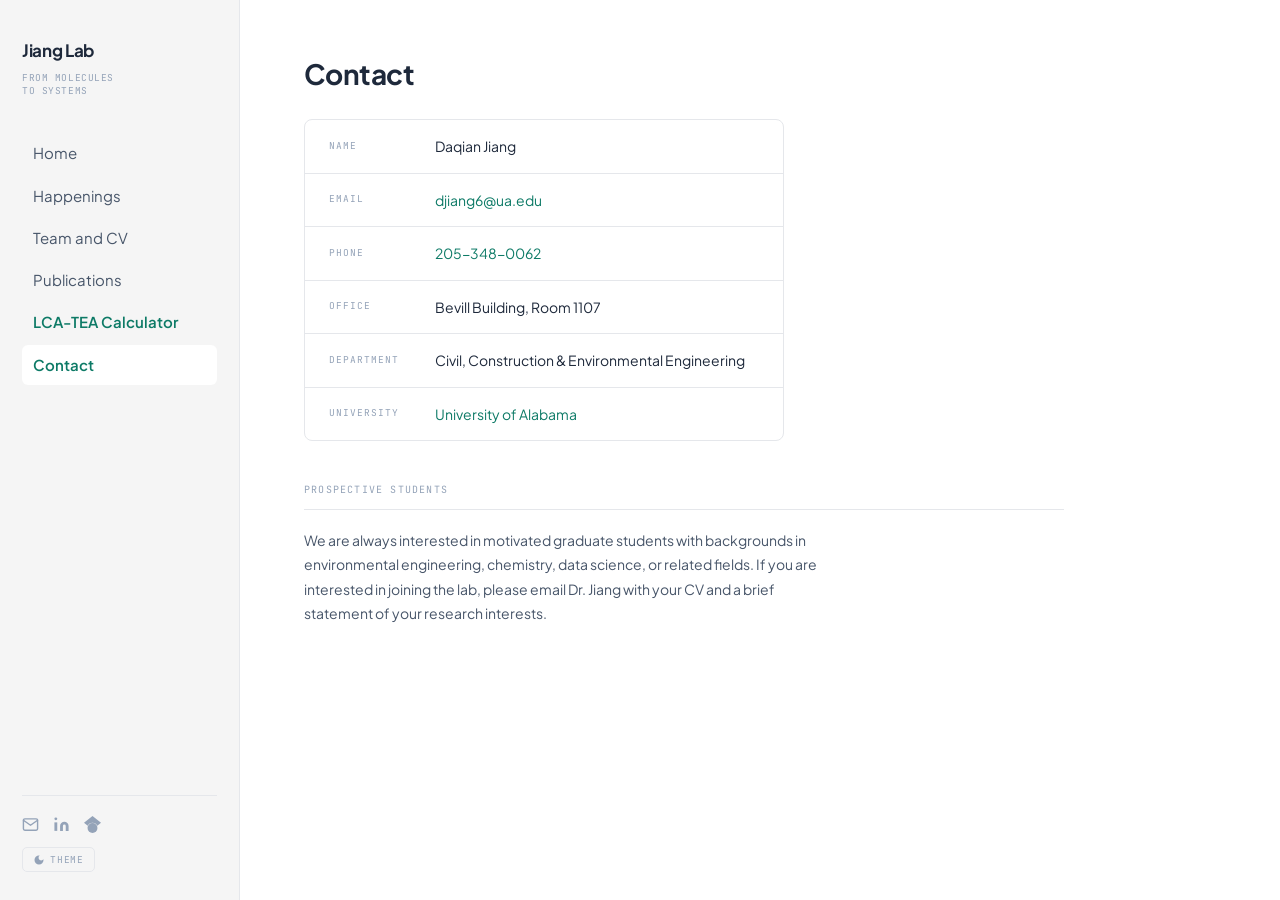
<file: contact.html>
﻿<!DOCTYPE html>
<html lang="en">
<head>
  <meta charset="UTF-8">
  <meta name="viewport" content="width=device-width, initial-scale=1.0">
  <title>Contact — Jiang Lab</title>
  <meta name="description" content="Contact Dr. Daqian Jiang, Assistant Professor of Environmental Engineering at the University of Alabama. Jiang Lab — jiang-lab.org.">
  <meta name="author" content="Daqian Jiang">
  <link rel="canonical" href="https://jiang-lab.org/contact.html">
  <link rel="stylesheet" href="css/style.css">
  <script src="js/theme.js"></script>
</head>
<body>

<button class="mob-btn" onclick="toggleMobileNav()" aria-label="Open menu">&#9776;</button>

<aside class="sidebar" id="sidebar">
  <div class="sidebar-logo">
    <a href="index.html" class="sidebar-name">Jiang Lab</a>
    <div class="sidebar-tagline">From Molecules<br>to Systems</div>
  </div>
  <ul class="sidebar-nav">
    <li><a href="index.html">Home</a></li>
    <li><a href="happenings.html">Happenings</a></li>
    <li><a href="team.html">Team and CV</a></li>
    <li><a href="publications.html">Publications</a></li>
    <li class="nav-tool"><a href="lca.html">LCA-TEA Calculator</a></li>
    <li><a href="contact.html" class="active">Contact</a></li>
  </ul>
  <div class="sidebar-footer">
    <div class="sidebar-social">
      <a href="mailto:djiang6@ua.edu" class="social-link" title="Email">
        <svg viewBox="0 0 24 24" fill="none" stroke="currentColor" stroke-width="2" stroke-linecap="round" stroke-linejoin="round">
          <path d="M4 4h16c1.1 0 2 .9 2 2v12c0 1.1-.9 2-2 2H4c-1.1 0-2-.9-2-2V6c0-1.1.9-2 2-2z"/>
          <polyline points="22,6 12,13 2,6"/>
        </svg>
      </a>
      <a href="https://www.linkedin.com/in/daqianjiang/" class="social-link" title="LinkedIn" target="_blank" rel="noopener">
        <svg viewBox="0 0 24 24" fill="currentColor">
          <path d="M16 8a6 6 0 0 1 6 6v7h-4v-7a2 2 0 0 0-2-2 2 2 0 0 0-2 2v7h-4v-7a6 6 0 0 1 6-6z"/>
          <rect x="2" y="9" width="4" height="12"/>
          <circle cx="4" cy="4" r="2"/>
        </svg>
      </a>
      <a href="https://scholar.google.com/citations?user=3czXV24AAAAJ&amp;hl=en&amp;oi=ao" class="social-link" title="Google Scholar" target="_blank" rel="noopener">
        <svg viewBox="0 0 24 24" fill="currentColor">
          <path d="M5.242 13.769 0 9.5 12 0l12 9.5-5.242 4.269C17.548 11.249 14.978 9.5 12 9.5c-2.977 0-5.548 1.748-6.758 4.269z"/>
          <path d="M12 10a7 7 0 1 0 0 14 7 7 0 0 0 0-14z"/>
        </svg>
      </a>
    </div>
    <button class="theme-btn" onclick="toggleTheme()">
      <svg width="12" height="12" viewBox="0 0 24 24" fill="currentColor"><path d="M12 3a9 9 0 1 0 9 9c0-.46-.04-.92-.1-1.36a5.389 5.389 0 0 1-4.4 2.26 5.403 5.403 0 0 1-3.14-9.8c-.44-.06-.9-.1-1.36-.1z"/></svg>
      Theme
    </button>
  </div>
</aside>

<main class="main">
  <div class="main-inner">

    <section class="section">
      <h1 style="font-size:28px;letter-spacing:-0.02em;margin-bottom:28px;">Contact</h1>

      <div class="contact-wrap">
        <div class="ci-row">
          <div class="ci-label">Name</div>
          <div class="ci-value">Daqian Jiang</div>
        </div>
        <div class="ci-row">
          <div class="ci-label">Email</div>
          <div class="ci-value"><a href="mailto:djiang6@ua.edu">djiang6@ua.edu</a></div>
        </div>
        <div class="ci-row">
          <div class="ci-label">Phone</div>
          <div class="ci-value"><a href="tel:+12053480062">205-348-0062</a></div>
        </div>
        <div class="ci-row">
          <div class="ci-label">Office</div>
          <div class="ci-value">Bevill Building, Room 1107</div>
        </div>
        <div class="ci-row">
          <div class="ci-label">Department</div>
          <div class="ci-value">Civil, Construction &amp; Environmental Engineering</div>
        </div>
        <div class="ci-row">
          <div class="ci-label">University</div>
          <div class="ci-value"><a href="https://www.ua.edu" target="_blank" rel="noopener">University of Alabama</a></div>
        </div>
      </div>

      <div style="margin-top:40px;">
        <span class="section-label">Prospective Students</span>
        <p style="font-size:14px;color:var(--text-2);max-width:520px;line-height:1.75;">
          We are always interested in motivated graduate students with backgrounds in environmental engineering, chemistry, data science, or related fields. If you are interested in joining the lab, please email Dr. Jiang with your CV and a brief statement of your research interests.
        </p>
      </div>

    </section>

  </div>
</main>

</body>
</html>
</file>
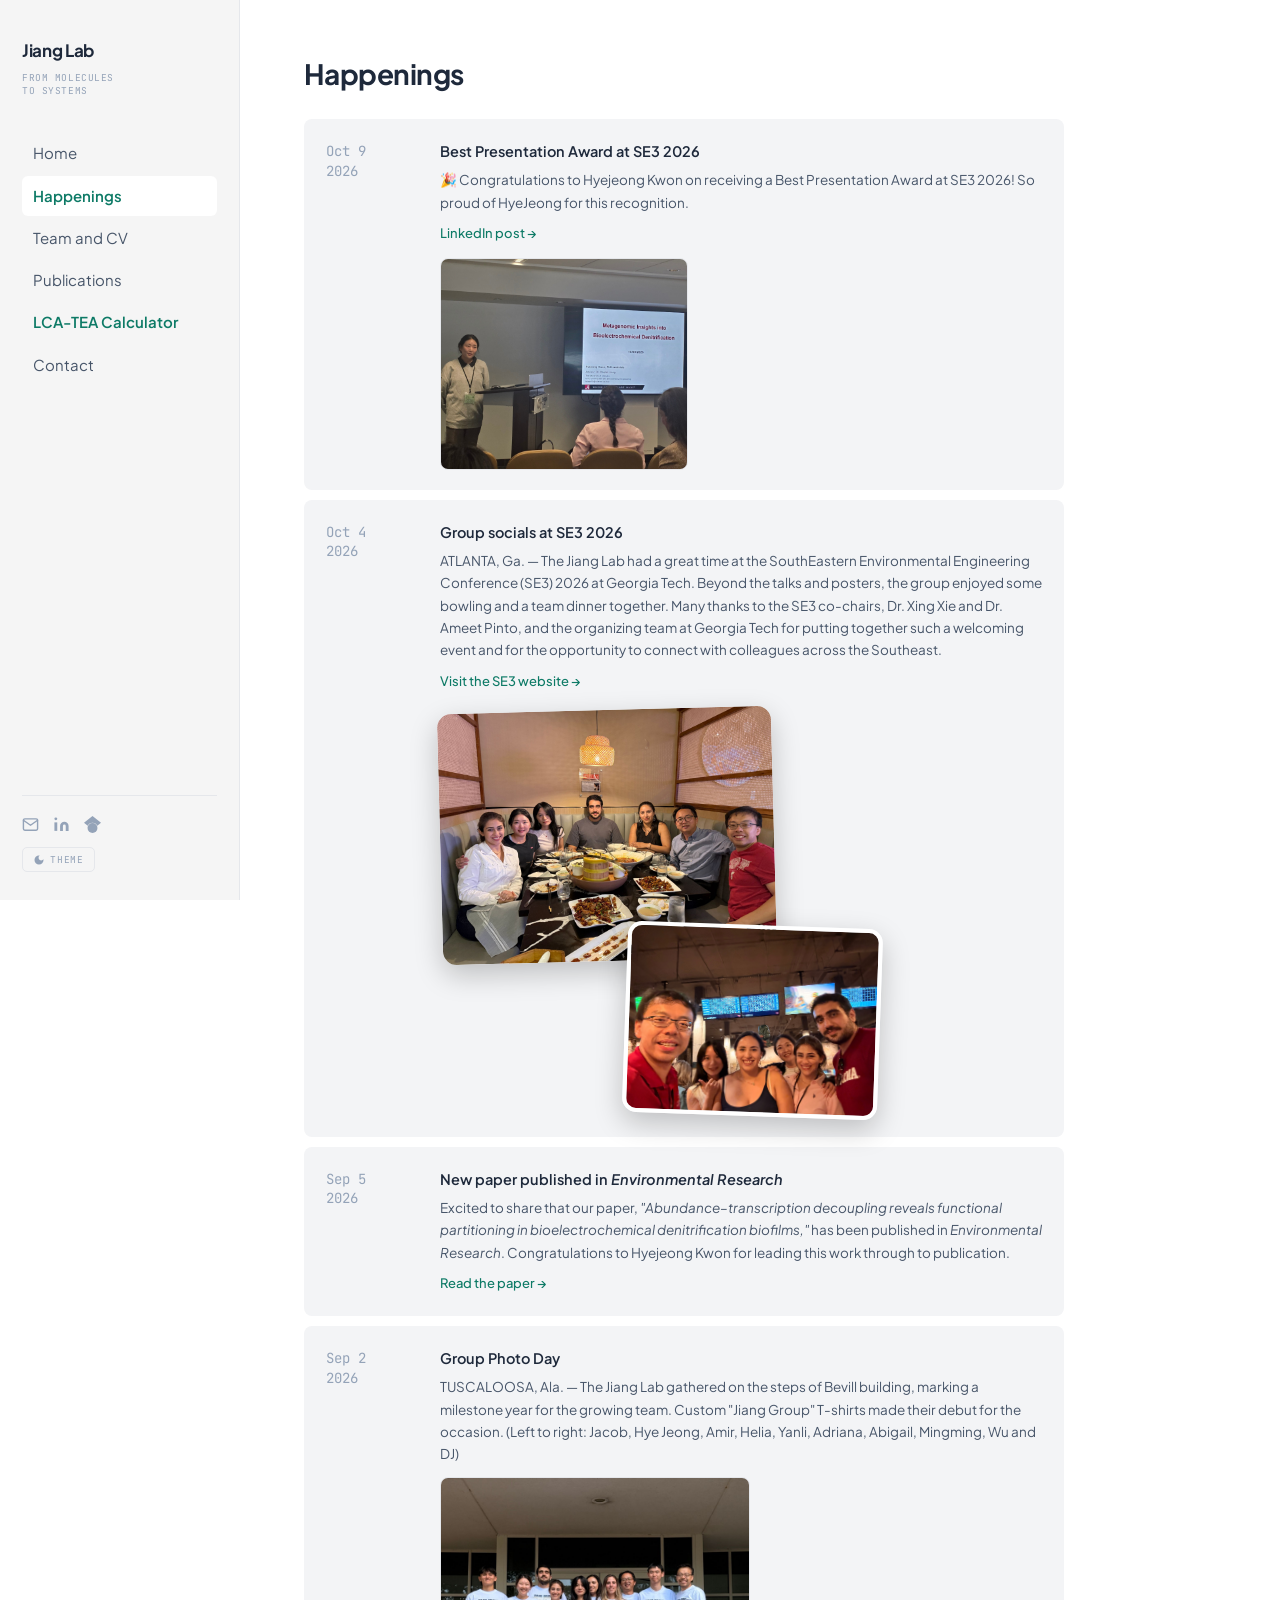
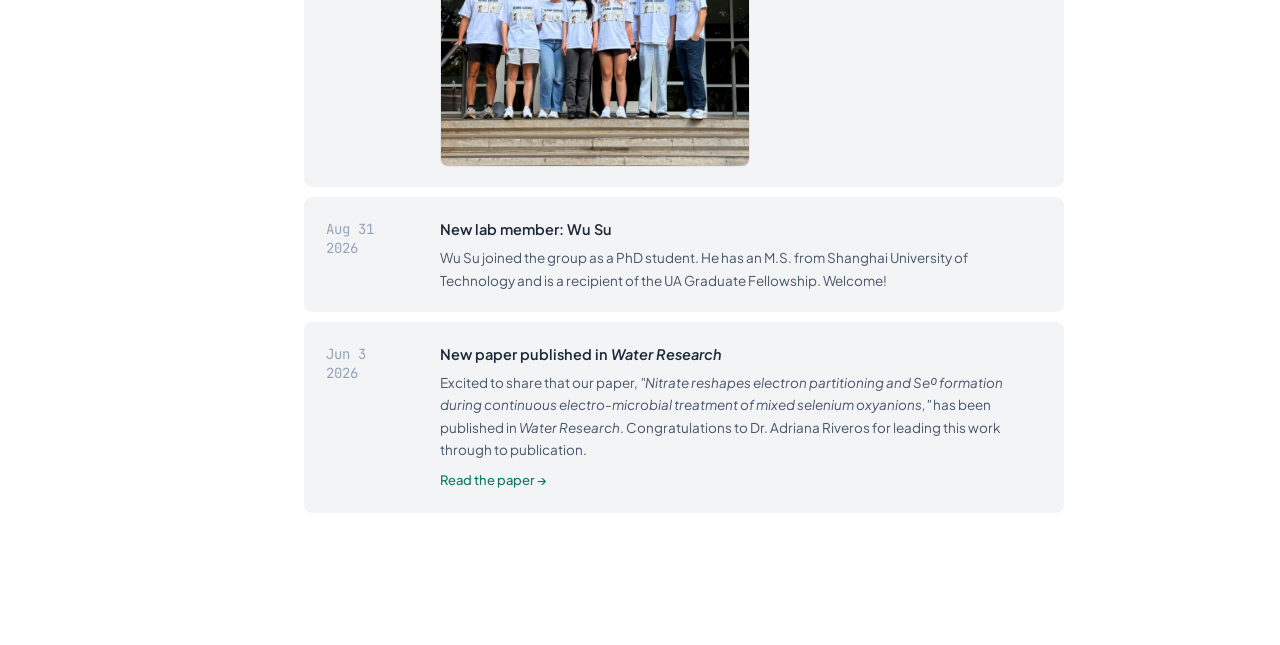
<file: happenings.html>
<!DOCTYPE html>
<html lang="en">
<head>
  <meta charset="UTF-8">
  <meta name="viewport" content="width=device-width, initial-scale=1.0">
  <title>Happenings — Jiang Lab</title>
  <meta name="description" content="News and updates from Jiang Lab at the University of Alabama, led by Dr. Daqian Jiang.">
  <meta name="author" content="Daqian Jiang">
  <link rel="canonical" href="https://jiang-lab.org/happenings.html">
  <link rel="stylesheet" href="css/style.css">
  <script src="js/theme.js"></script>
</head>
<body>

<button class="mob-btn" onclick="toggleMobileNav()" aria-label="Open menu">&#9776;</button>

<aside class="sidebar" id="sidebar">
  <div class="sidebar-logo">
    <a href="index.html" class="sidebar-name">Jiang Lab</a>
    <div class="sidebar-tagline">From Molecules<br>to Systems</div>
  </div>
  <ul class="sidebar-nav">
    <li><a href="index.html">Home</a></li>
    <li><a href="happenings.html" class="active">Happenings</a></li>
    <li><a href="team.html">Team and CV</a></li>
    <li><a href="publications.html">Publications</a></li>
    <li class="nav-tool"><a href="lca.html">LCA-TEA Calculator</a></li>
    <li><a href="contact.html">Contact</a></li>
  </ul>
  <div class="sidebar-footer">
    <div class="sidebar-social">
      <a href="mailto:djiang6@ua.edu" class="social-link" title="Email">
        <svg viewBox="0 0 24 24" fill="none" stroke="currentColor" stroke-width="2" stroke-linecap="round" stroke-linejoin="round">
          <path d="M4 4h16c1.1 0 2 .9 2 2v12c0 1.1-.9 2-2 2H4c-1.1 0-2-.9-2-2V6c0-1.1.9-2 2-2z"/>
          <polyline points="22,6 12,13 2,6"/>
        </svg>
      </a>
      <a href="https://www.linkedin.com/in/daqianjiang/" class="social-link" title="LinkedIn" target="_blank" rel="noopener">
        <svg viewBox="0 0 24 24" fill="currentColor">
          <path d="M16 8a6 6 0 0 1 6 6v7h-4v-7a2 2 0 0 0-2-2 2 2 0 0 0-2 2v7h-4v-7a6 6 0 0 1 6-6z"/>
          <rect x="2" y="9" width="4" height="12"/>
          <circle cx="4" cy="4" r="2"/>
        </svg>
      </a>
      <a href="https://scholar.google.com/citations?user=3czXV24AAAAJ&amp;hl=en&amp;oi=ao" class="social-link" title="Google Scholar" target="_blank" rel="noopener">
        <svg viewBox="0 0 24 24" fill="currentColor">
          <path d="M5.242 13.769 0 9.5 12 0l12 9.5-5.242 4.269C17.548 11.249 14.978 9.5 12 9.5c-2.977 0-5.548 1.748-6.758 4.269z"/>
          <path d="M12 10a7 7 0 1 0 0 14 7 7 0 0 0 0-14z"/>
        </svg>
      </a>
    </div>
    <button class="theme-btn" onclick="toggleTheme()">
      <svg width="12" height="12" viewBox="0 0 24 24" fill="currentColor"><path d="M12 3a9 9 0 1 0 9 9c0-.46-.04-.92-.1-1.36a5.389 5.389 0 0 1-4.4 2.26 5.403 5.403 0 0 1-3.14-9.8c-.44-.06-.9-.1-1.36-.1z"/></svg>
      Theme
    </button>
  </div>
</aside>

<main class="main">
  <div class="main-inner">

    <section class="section">
      <h1 style="font-size:28px;letter-spacing:-0.02em;margin-bottom:28px;">Happenings</h1>

      <div class="news-list">

        <div class="news-item">
          <div class="news-date">Oct 9<br>2026</div>
          <div>
            <div class="news-title">Best Presentation Award at SE3 2026</div>
            <div class="news-body">
              🎉 Congratulations to Hyejeong Kwon on receiving a Best Presentation Award at SE3 2026! So proud of HyeJeong for this recognition.
            </div>
            <a href="https://www.linkedin.com/posts/daqianjiang_researchexcellence-environmentalengineering-share-7514446348314865664-c3Y5/" class="news-link" target="_blank" rel="noopener">LinkedIn post →</a>
            <img src="images/se3-2026-best-presentation.jpg" alt="Hyejeong Kwon presenting at SE3 2026" class="news-photo" style="max-width:248px;">
          </div>
        </div>

        <div class="news-item">
          <div class="news-date">Oct 4<br>2026</div>
          <div>
            <div class="news-title">Group socials at SE3 2026</div>
            <div class="news-body">
              ATLANTA, Ga. — The Jiang Lab had a great time at the SouthEastern Environmental Engineering Conference (SE3) 2026 at Georgia Tech. Beyond the talks and posters, the group enjoyed some bowling and a team dinner together. Many thanks to the SE3 co-chairs, Dr. Xing Xie and Dr. Ameet Pinto, and the organizing team at Georgia Tech for putting together such a welcoming event and for the opportunity to connect with colleagues across the Southeast.
            </div>
            <a href="https://se3.ce.gatech.edu/" class="news-link" target="_blank" rel="noopener">Visit the SE3 website →</a>
            <div class="news-collage">
              <img src="images/se3-2026-dinner.jpg" alt="Jiang Lab members at a group dinner during SE3 2026" class="collage-a">
              <img src="images/se3-2026-bowling.jpg" alt="Jiang Lab members at the SE3 2026 bowling social" class="collage-b">
            </div>
          </div>
        </div>

        <div class="news-item">
          <div class="news-date">Sep 5<br>2026</div>
          <div>
            <div class="news-title">New paper published in <em>Environmental Research</em></div>
            <div class="news-body">
              Excited to share that our paper, <em>"Abundance–transcription decoupling reveals functional partitioning in bioelectrochemical denitrification biofilms,"</em> has been published in <em>Environmental Research</em>. Congratulations to Hyejeong Kwon for leading this work through to publication.
            </div>
            <a href="https://www.sciencedirect.com/science/article/pii/S0013935126019572" class="news-link" target="_blank" rel="noopener">Read the paper →</a>
          </div>
        </div>

        <div class="news-item">
          <div class="news-date">Sep 2<br>2026</div>
          <div>
            <div class="news-title">Group Photo Day</div>
            <div class="news-body">
              TUSCALOOSA, Ala. — The Jiang Lab gathered on the steps of Bevill building, marking a milestone year for the growing team. Custom "Jiang Group" T-shirts made their debut for the occasion. (Left to right: Jacob, Hye Jeong, Amir, Helia, Yanli, Adriana, Abigail, Mingming, Wu and DJ)
            </div>
            <img src="images/group-photo-day-sep2026.jpg" alt="Jiang Lab group photo, September 2026" class="news-photo">
          </div>
        </div>

        <div class="news-item">
          <div class="news-date">Aug 31<br>2026</div>
          <div>
            <div class="news-title">New lab member: Wu Su</div>
            <div class="news-body">
              Wu Su joined the group as a PhD student. He has an M.S. from Shanghai University of Technology and is a recipient of the UA Graduate Fellowship. Welcome!
            </div>
          </div>
        </div>

        <div class="news-item">
          <div class="news-date">Jun 3<br>2026</div>
          <div>
            <div class="news-title">New paper published in <em>Water Research</em></div>
            <div class="news-body">
              Excited to share that our paper, <em>"Nitrate reshapes electron partitioning and Se⁰ formation during continuous electro-microbial treatment of mixed selenium oxyanions,"</em> has been published in <em>Water Research</em>. Congratulations to Dr. Adriana Riveros for leading this work through to publication.
            </div>
            <a href="https://lnkd.in/gDWYCsh8" class="news-link" target="_blank" rel="noopener">Read the paper →</a>
          </div>
        </div>

        <!-- Add new happenings above this comment in the same news-item format -->

      </div>

    </section>

  </div>
</main>

</body>
</html>
</file>
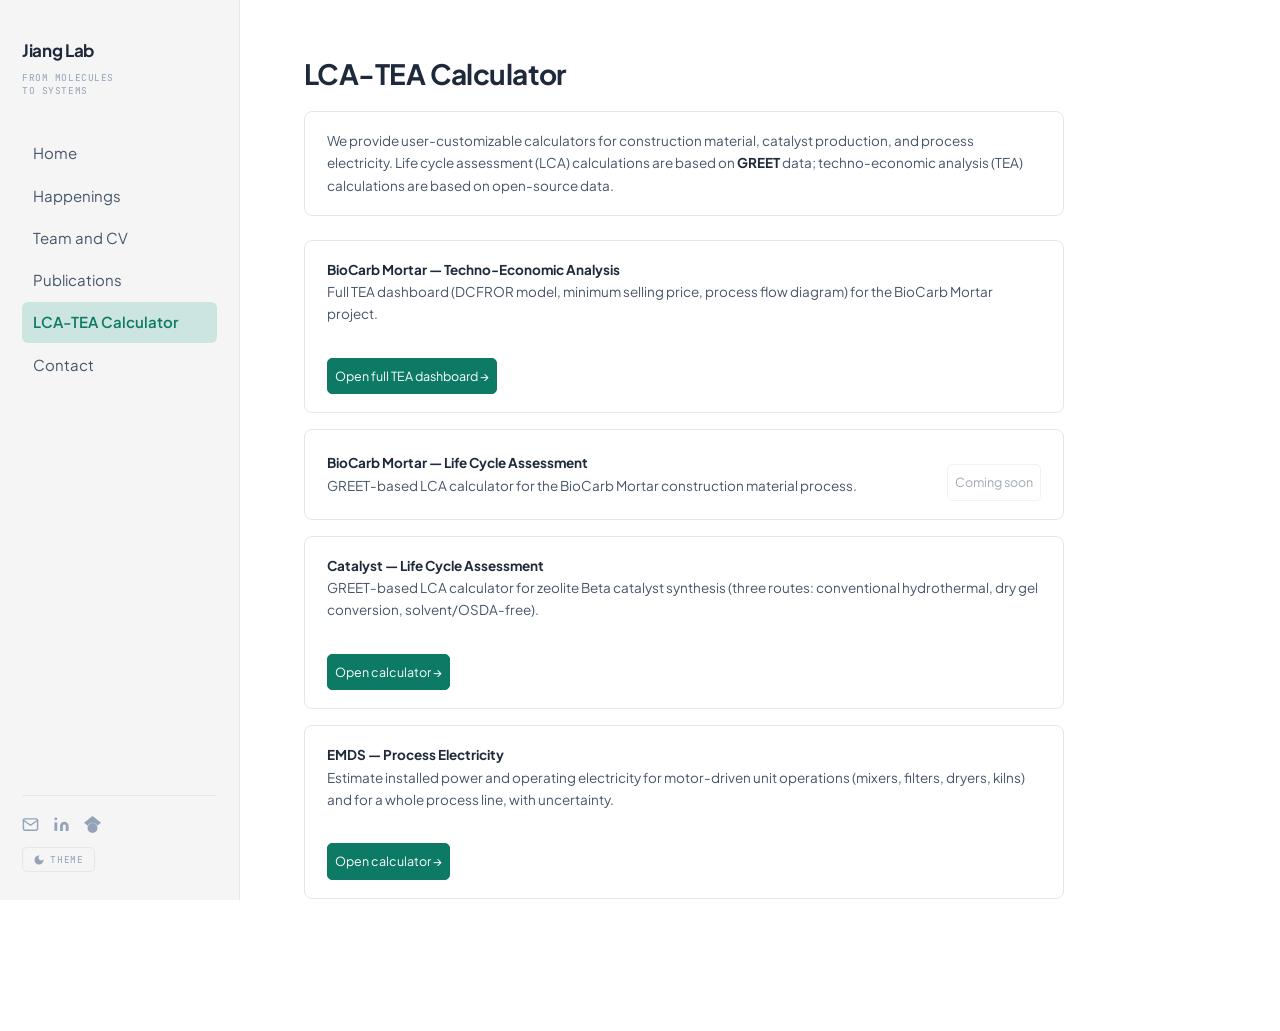
<file: lca.html>
﻿<!DOCTYPE html>
<html lang="en">
<head>
  <meta charset="UTF-8">
  <meta name="viewport" content="width=device-width, initial-scale=1.0">
  <title>LCA-TEA Calculator — Jiang Lab</title>
  <meta name="description" content="Life cycle assessment calculator from Jiang Lab at the University of Alabama — Dr. Daqian Jiang.">
  <meta name="author" content="Daqian Jiang">
  <link rel="canonical" href="https://jiang-lab.org/lca.html">
  <link rel="stylesheet" href="css/style.css">
  <script src="js/theme.js"></script>
</head>
<body>

<button class="mob-btn" onclick="toggleMobileNav()" aria-label="Open menu">&#9776;</button>

<aside class="sidebar" id="sidebar">
  <div class="sidebar-logo">
    <a href="index.html" class="sidebar-name">Jiang Lab</a>
    <div class="sidebar-tagline">From Molecules<br>to Systems</div>
  </div>
  <ul class="sidebar-nav">
    <li><a href="index.html">Home</a></li>
    <li><a href="happenings.html">Happenings</a></li>
    <li><a href="team.html">Team and CV</a></li>
    <li><a href="publications.html">Publications</a></li>
    <li class="nav-tool"><a href="lca.html" class="active">LCA-TEA Calculator</a></li>
    <li><a href="contact.html">Contact</a></li>
  </ul>
  <div class="sidebar-footer">
    <div class="sidebar-social">
      <a href="mailto:djiang6@ua.edu" class="social-link" title="Email">
        <svg viewBox="0 0 24 24" fill="none" stroke="currentColor" stroke-width="2" stroke-linecap="round" stroke-linejoin="round">
          <path d="M4 4h16c1.1 0 2 .9 2 2v12c0 1.1-.9 2-2 2H4c-1.1 0-2-.9-2-2V6c0-1.1.9-2 2-2z"/>
          <polyline points="22,6 12,13 2,6"/>
        </svg>
      </a>
      <a href="https://www.linkedin.com/in/daqianjiang/" class="social-link" title="LinkedIn" target="_blank" rel="noopener">
        <svg viewBox="0 0 24 24" fill="currentColor">
          <path d="M16 8a6 6 0 0 1 6 6v7h-4v-7a2 2 0 0 0-2-2 2 2 0 0 0-2 2v7h-4v-7a6 6 0 0 1 6-6z"/>
          <rect x="2" y="9" width="4" height="12"/>
          <circle cx="4" cy="4" r="2"/>
        </svg>
      </a>
      <a href="https://scholar.google.com/citations?user=3czXV24AAAAJ&amp;hl=en&amp;oi=ao" class="social-link" title="Google Scholar" target="_blank" rel="noopener">
        <svg viewBox="0 0 24 24" fill="currentColor">
          <path d="M5.242 13.769 0 9.5 12 0l12 9.5-5.242 4.269C17.548 11.249 14.978 9.5 12 9.5c-2.977 0-5.548 1.748-6.758 4.269z"/>
          <path d="M12 10a7 7 0 1 0 0 14 7 7 0 0 0 0-14z"/>
        </svg>
      </a>
    </div>
    <button class="theme-btn" onclick="toggleTheme()">
      <svg width="12" height="12" viewBox="0 0 24 24" fill="currentColor"><path d="M12 3a9 9 0 1 0 9 9c0-.46-.04-.92-.1-1.36a5.389 5.389 0 0 1-4.4 2.26 5.403 5.403 0 0 1-3.14-9.8c-.44-.06-.9-.1-1.36-.1z"/></svg>
      Theme
    </button>
  </div>
</aside>

<main class="main">
  <div class="main-inner">

    <section class="section">
      <h1 style="font-size:28px;letter-spacing:-0.02em;margin-bottom:20px;">LCA-TEA Calculator</h1>

      <div class="lca-intro" style="margin-bottom:24px;">
        We provide user-customizable calculators for construction material, catalyst production, and process electricity. Life cycle assessment (LCA) calculations are based on <strong>GREET</strong> data; techno-economic analysis (TEA) calculations are based on open-source data.
      </div>

      <div style="display:flex;flex-direction:column;gap:16px;">

        <div class="lca-intro" style="display:flex;align-items:center;justify-content:space-between;gap:16px;flex-wrap:wrap;margin-bottom:0;">
          <div>
            <strong>BioCarb Mortar — Techno-Economic Analysis</strong><br>
            Full TEA dashboard (DCFROR model, minimum selling price, process flow diagram) for the BioCarb Mortar project.
          </div>
          <a href="biocarb-tea.html" target="_blank" rel="noopener" class="lca-reset-btn" style="display:inline-block;width:auto;white-space:nowrap;text-decoration:none;text-align:center;background:var(--accent);color:var(--accent-text);border-color:var(--accent);">Open full TEA dashboard →</a>
        </div>

        <div class="lca-intro" style="display:flex;align-items:center;justify-content:space-between;gap:16px;flex-wrap:wrap;margin-bottom:0;">
          <div>
            <strong>BioCarb Mortar — Life Cycle Assessment</strong><br>
            GREET-based LCA calculator for the BioCarb Mortar construction material process.
          </div>
          <span class="lca-reset-btn" style="display:inline-block;width:auto;white-space:nowrap;text-align:center;opacity:0.5;cursor:not-allowed;">Coming soon</span>
        </div>

        <div class="lca-intro" style="display:flex;align-items:center;justify-content:space-between;gap:16px;flex-wrap:wrap;margin-bottom:0;">
          <div>
            <strong>Catalyst — Life Cycle Assessment</strong><br>
            GREET-based LCA calculator for zeolite Beta catalyst synthesis (three routes: conventional hydrothermal, dry gel conversion, solvent/OSDA-free).
          </div>
          <a href="catalyst-lca.html" target="_blank" rel="noopener" class="lca-reset-btn" style="display:inline-block;width:auto;white-space:nowrap;text-decoration:none;text-align:center;background:var(--accent);color:var(--accent-text);border-color:var(--accent);">Open calculator →</a>
        </div>

        <div class="lca-intro" style="display:flex;align-items:center;justify-content:space-between;gap:16px;flex-wrap:wrap;margin-bottom:0;">
          <div>
            <strong>EMDS — Process Electricity</strong><br>
            Estimate installed power and operating electricity for motor-driven unit operations (mixers, filters, dryers, kilns) and for a whole process line, with uncertainty.
          </div>
          <a href="emds-calculator.html" target="_blank" rel="noopener" class="lca-reset-btn" style="display:inline-block;width:auto;white-space:nowrap;text-decoration:none;text-align:center;background:var(--accent);color:var(--accent-text);border-color:var(--accent);">Open calculator →</a>
        </div>

      </div>
    </section>

  </div>
</main>

</body>
</html>
</file>
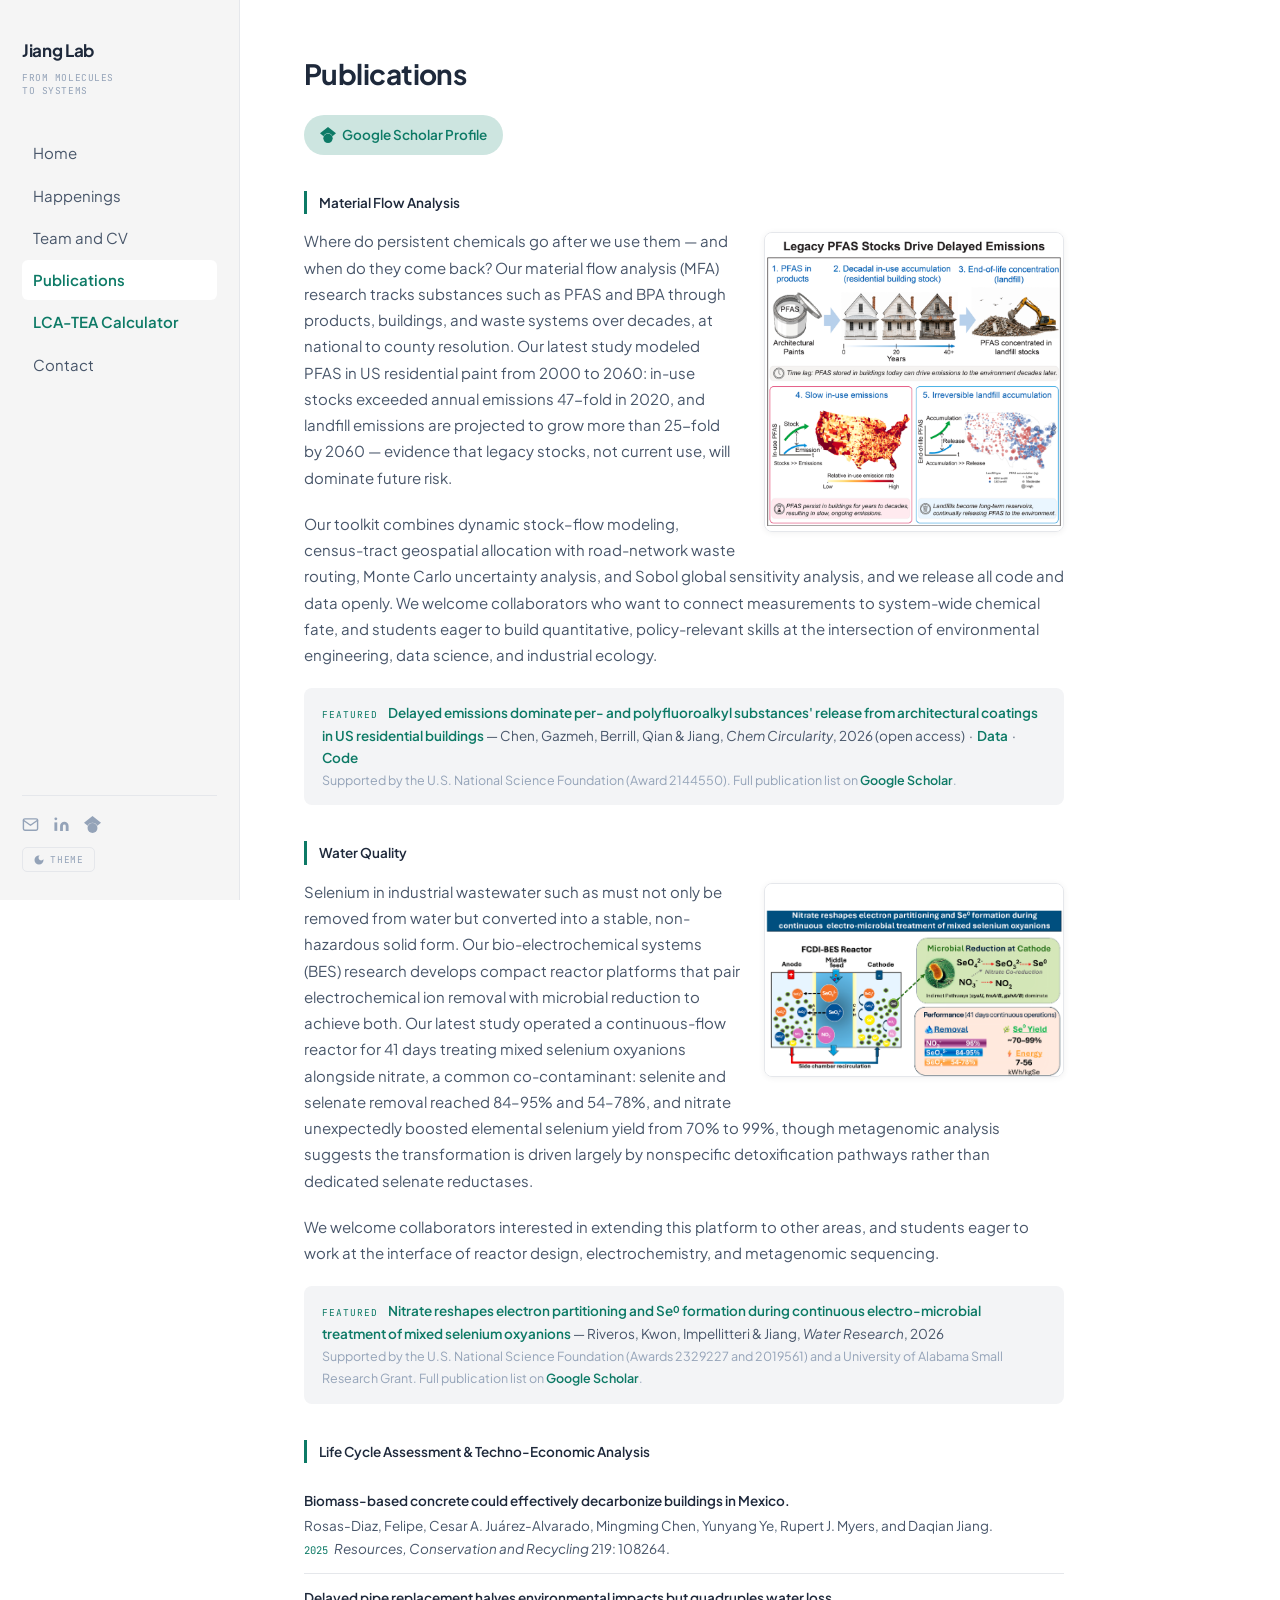
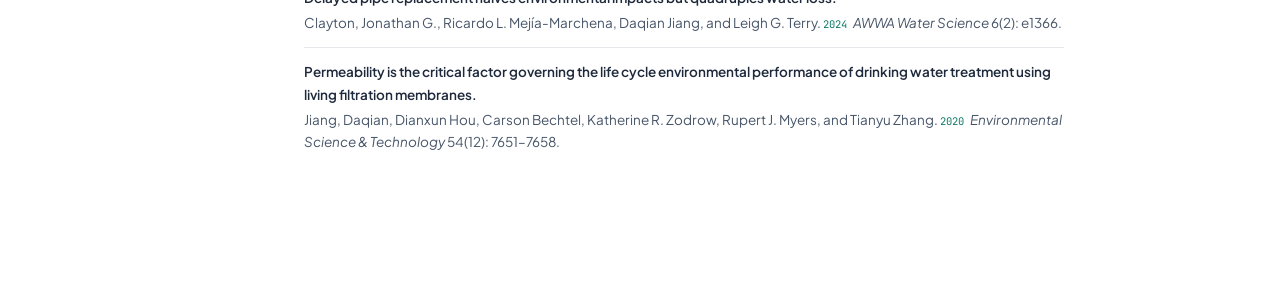
<file: publications.html>
<!DOCTYPE html>
<html lang="en">
<head>
  <meta charset="UTF-8">
  <meta name="viewport" content="width=device-width, initial-scale=1.0">
  <title>Publications — Jiang Lab</title>
  <meta name="description" content="Publications from Jiang Lab at the University of Alabama — Dr. Daqian Jiang. Research on water quality, PFAS, bio-electrochemical systems, and life cycle assessment.">
  <meta name="author" content="Daqian Jiang">
  <link rel="canonical" href="https://jiang-lab.org/publications.html">
  <link rel="stylesheet" href="css/style.css">
  <script src="js/theme.js"></script>
</head>
<body>

<button class="mob-btn" onclick="toggleMobileNav()" aria-label="Open menu">&#9776;</button>

<aside class="sidebar" id="sidebar">
  <div class="sidebar-logo">
    <a href="index.html" class="sidebar-name">Jiang Lab</a>
    <div class="sidebar-tagline">From Molecules<br>to Systems</div>
  </div>
  <ul class="sidebar-nav">
    <li><a href="index.html">Home</a></li>
    <li><a href="happenings.html">Happenings</a></li>
    <li><a href="team.html">Team and CV</a></li>
    <li><a href="publications.html" class="active">Publications</a></li>
    <li class="nav-tool"><a href="lca.html">LCA-TEA Calculator</a></li>
    <li><a href="contact.html">Contact</a></li>
  </ul>
  <div class="sidebar-footer">
    <div class="sidebar-social">
      <a href="mailto:djiang6@ua.edu" class="social-link" title="Email">
        <svg viewBox="0 0 24 24" fill="none" stroke="currentColor" stroke-width="2" stroke-linecap="round" stroke-linejoin="round">
          <path d="M4 4h16c1.1 0 2 .9 2 2v12c0 1.1-.9 2-2 2H4c-1.1 0-2-.9-2-2V6c0-1.1.9-2 2-2z"/>
          <polyline points="22,6 12,13 2,6"/>
        </svg>
      </a>
      <a href="https://www.linkedin.com/in/daqianjiang/" class="social-link" title="LinkedIn" target="_blank" rel="noopener">
        <svg viewBox="0 0 24 24" fill="currentColor">
          <path d="M16 8a6 6 0 0 1 6 6v7h-4v-7a2 2 0 0 0-2-2 2 2 0 0 0-2 2v7h-4v-7a6 6 0 0 1 6-6z"/>
          <rect x="2" y="9" width="4" height="12"/>
          <circle cx="4" cy="4" r="2"/>
        </svg>
      </a>
      <a href="https://scholar.google.com/citations?user=3czXV24AAAAJ&amp;hl=en&amp;oi=ao" class="social-link" title="Google Scholar" target="_blank" rel="noopener">
        <svg viewBox="0 0 24 24" fill="currentColor">
          <path d="M5.242 13.769 0 9.5 12 0l12 9.5-5.242 4.269C17.548 11.249 14.978 9.5 12 9.5c-2.977 0-5.548 1.748-6.758 4.269z"/>
          <path d="M12 10a7 7 0 1 0 0 14 7 7 0 0 0 0-14z"/>
        </svg>
      </a>
    </div>
    <button class="theme-btn" onclick="toggleTheme()">
      <svg width="12" height="12" viewBox="0 0 24 24" fill="currentColor"><path d="M12 3a9 9 0 1 0 9 9c0-.46-.04-.92-.1-1.36a5.389 5.389 0 0 1-4.4 2.26 5.403 5.403 0 0 1-3.14-9.8c-.44-.06-.9-.1-1.36-.1z"/></svg>
      Theme
    </button>
  </div>
</aside>

<main class="main">
  <div class="main-inner">

    <section class="section">
      <h1 style="font-size:28px;letter-spacing:-0.02em;margin-bottom:24px;">Publications</h1>

      <a href="https://scholar.google.com/citations?user=3czXV24AAAAJ&amp;hl=en&amp;oi=ao" class="scholar-link" target="_blank" rel="noopener">
        <svg viewBox="0 0 24 24" fill="currentColor">
          <path d="M5.242 13.769 0 9.5 12 0l12 9.5-5.242 4.269C17.548 11.249 14.978 9.5 12 9.5c-2.977 0-5.548 1.748-6.758 4.269z"/>
          <path d="M12 10a7 7 0 1 0 0 14 7 7 0 0 0 0-14z"/>
        </svg>
        Google Scholar Profile
      </a>

      <!-- Material Flow Analysis -->
      <div class="pub-section">
        <div class="pub-section-name">Material Flow Analysis</div>

        <img src="images/pfas-paint-graphical-abstract.png" alt="Graphical abstract: Legacy PFAS stocks drive delayed emissions from architectural paint through in-use accumulation to landfill concentration" class="pub-graphical-abstract">

        <p class="pub-blurb">
          Where do persistent chemicals go after we use them — and when do they come back? Our material flow analysis (MFA) research tracks substances such as PFAS and BPA through products, buildings, and waste systems over decades, at national to county resolution. Our latest study modeled PFAS in US residential paint from 2000 to 2060: in-use stocks exceeded annual emissions 47-fold in 2020, and landfill emissions are projected to grow more than 25-fold by 2060 — evidence that legacy stocks, not current use, will dominate future risk.
        </p>

        <p class="pub-blurb">
          Our toolkit combines dynamic stock–flow modeling, census-tract geospatial allocation with road-network waste routing, Monte Carlo uncertainty analysis, and Sobol global sensitivity analysis, and we release all code and data openly. We welcome collaborators who want to connect measurements to system-wide chemical fate, and students eager to build quantitative, policy-relevant skills at the intersection of environmental engineering, data science, and industrial ecology.
        </p>

        <div style="clear:both;"></div>

        <div class="pub-featured">
          <span class="pub-featured-label">Featured</span>
          <a href="https://doi.org/10.1016/j.checir.2026.100076" target="_blank" rel="noopener">Delayed emissions dominate per- and polyfluoroalkyl substances' release from architectural coatings in US residential buildings</a>
          — Chen, Gazmeh, Berrill, Qian &amp; Jiang, <span class="pub-journal">Chem Circularity</span>, 2026 (open access)
          &nbsp;·&nbsp; <a href="https://doi.org/10.5281/zenodo.17969834" target="_blank" rel="noopener">Data</a>
          &nbsp;·&nbsp; <a href="https://doi.org/10.5281/zenodo.17969575" target="_blank" rel="noopener">Code</a>
          <br>
          <span class="pub-featured-note">Supported by the U.S. National Science Foundation (Award 2144550). Full publication list on <a href="https://scholar.google.com/citations?user=3czXV24AAAAJ&amp;hl=en&amp;oi=ao" target="_blank" rel="noopener">Google Scholar</a>.</span>
        </div>
      </div>

      <!-- Water Quality -->
      <div class="pub-section">
        <div class="pub-section-name">Water Quality</div>

        <img src="images/selenium-nitrate-graphical-abstract.png" alt="Graphical abstract: FCDI-BES reactor removes and reduces selenium oxyanions, with nitrate co-reduction at the cathode enhancing elemental selenium yield" class="pub-graphical-abstract">

        <p class="pub-blurb">
          Selenium in industrial wastewater such as must not only be removed from water but converted into a stable, non-hazardous solid form. Our bio-electrochemical systems (BES) research develops compact reactor platforms that pair electrochemical ion removal with microbial reduction to achieve both. Our latest study operated a continuous-flow reactor for 41 days treating mixed selenium oxyanions alongside nitrate, a common co-contaminant: selenite and selenate removal reached 84–95% and 54–78%, and nitrate unexpectedly boosted elemental selenium yield from 70% to 99%, though metagenomic analysis suggests the transformation is driven largely by nonspecific detoxification pathways rather than dedicated selenate reductases.
        </p>

        <p class="pub-blurb">
          We welcome collaborators interested in extending this platform to other areas, and students eager to work at the interface of reactor design, electrochemistry, and metagenomic sequencing.
        </p>

        <div style="clear:both;"></div>

        <div class="pub-featured">
          <span class="pub-featured-label">Featured</span>
          <a href="https://doi.org/10.1016/j.watres.2026.126244" target="_blank" rel="noopener">Nitrate reshapes electron partitioning and Se⁰ formation during continuous electro-microbial treatment of mixed selenium oxyanions</a>
          — Riveros, Kwon, Impellitteri &amp; Jiang, <span class="pub-journal">Water Research</span>, 2026
          <br>
          <span class="pub-featured-note">Supported by the U.S. National Science Foundation (Awards 2329227 and 2019561) and a University of Alabama Small Research Grant. Full publication list on <a href="https://scholar.google.com/citations?user=3czXV24AAAAJ&amp;hl=en&amp;oi=ao" target="_blank" rel="noopener">Google Scholar</a>.</span>
        </div>

      </div>

      <!-- LCA & Techno-Economic Analysis -->
      <div class="pub-section">
        <div class="pub-section-name">Life Cycle Assessment &amp; Techno-Economic Analysis</div>
        <ul class="pub-list">

          <li class="pub-item">
            <span class="pub-title">Biomass-based concrete could effectively decarbonize buildings in Mexico.</span>
            Rosas-Diaz, Felipe, Cesar A. Juárez-Alvarado, Mingming Chen, Yunyang Ye, Rupert J. Myers, and Daqian Jiang.
            <span class="pub-year">2025</span><span class="pub-journal">Resources, Conservation and Recycling</span> 219: 108264.
          </li>

          <li class="pub-item">
            <span class="pub-title">Delayed pipe replacement halves environmental impacts but quadruples water loss.</span>
            Clayton, Jonathan G., Ricardo L. Mejía-Marchena, Daqian Jiang, and Leigh G. Terry.
            <span class="pub-year">2024</span><span class="pub-journal">AWWA Water Science</span> 6(2): e1366.
          </li>

          <li class="pub-item">
            <span class="pub-title">Permeability is the critical factor governing the life cycle environmental performance of drinking water treatment using living filtration membranes.</span>
            Jiang, Daqian, Dianxun Hou, Carson Bechtel, Katherine R. Zodrow, Rupert J. Myers, and Tianyu Zhang.
            <span class="pub-year">2020</span><span class="pub-journal">Environmental Science &amp; Technology</span> 54(12): 7651–7658.
          </li>

        </ul>
      </div>

    </section>

  </div>
</main>

</body>
</html>
</file>
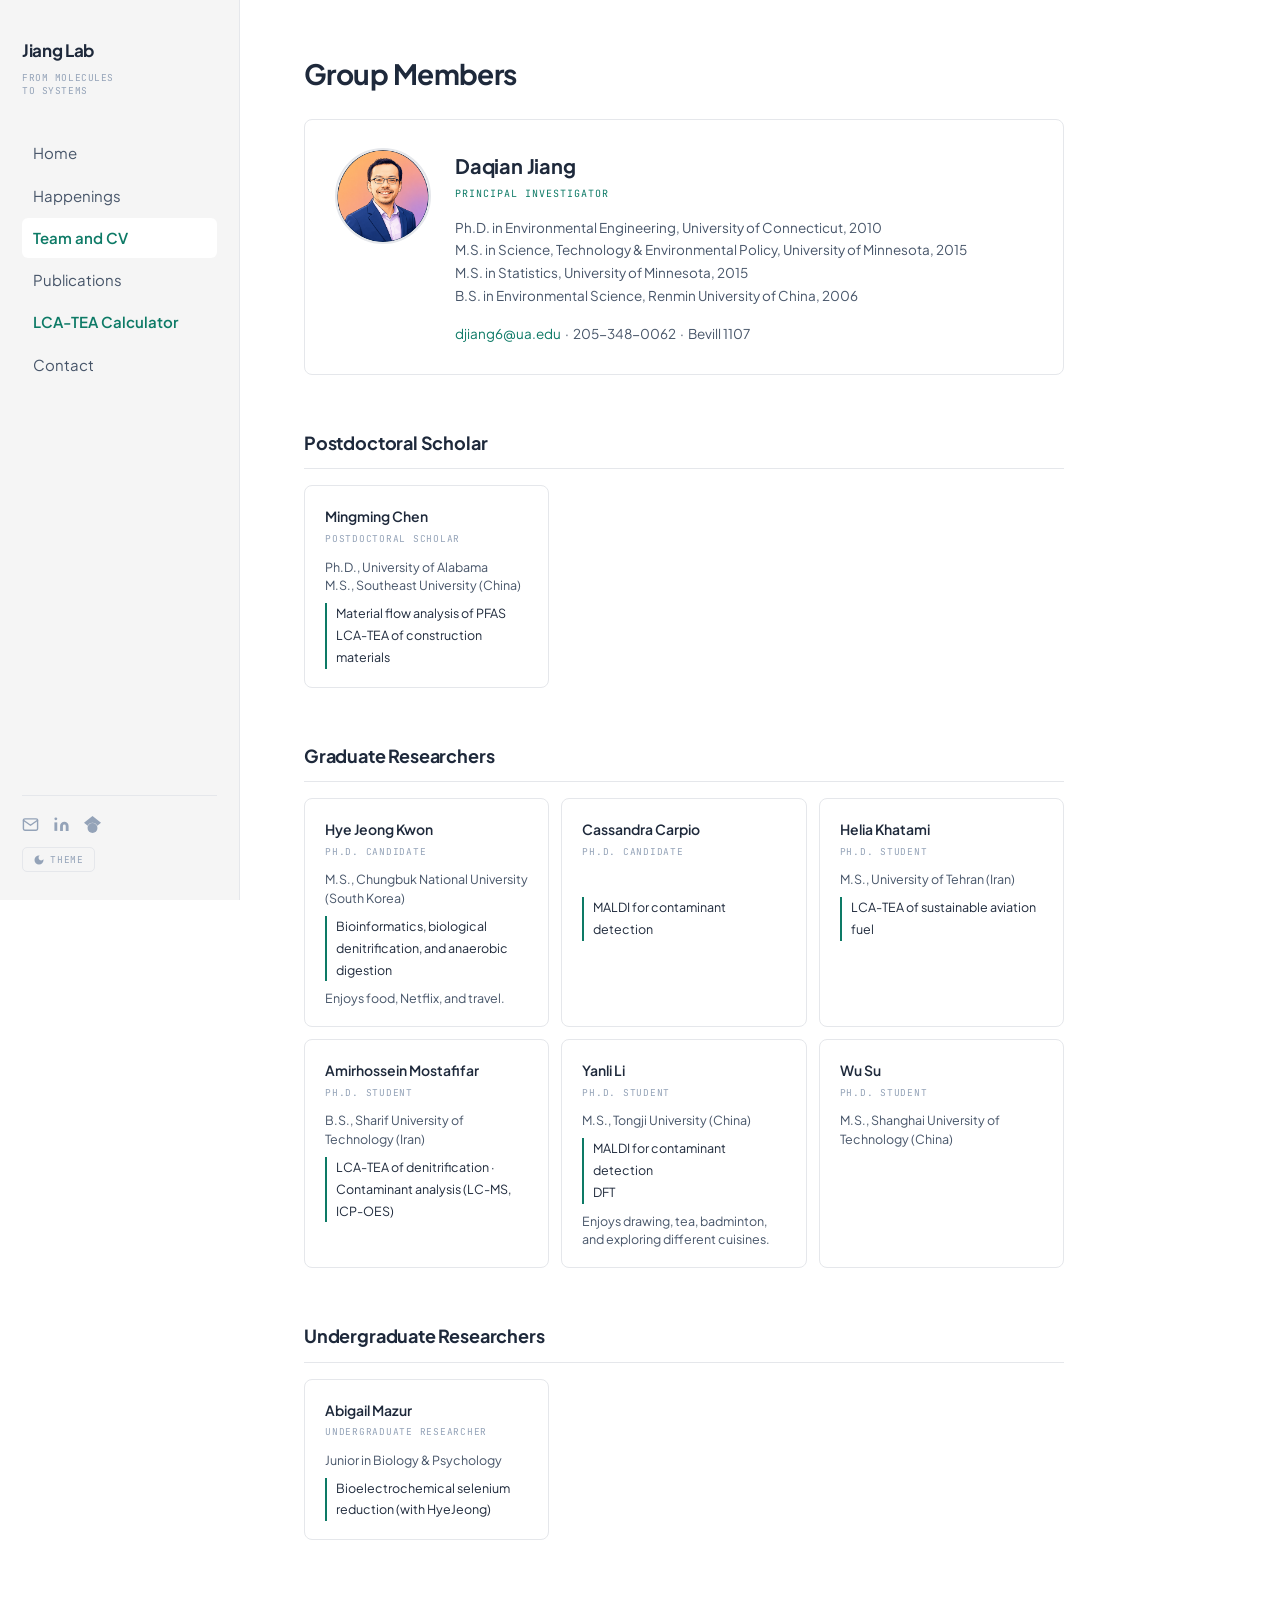
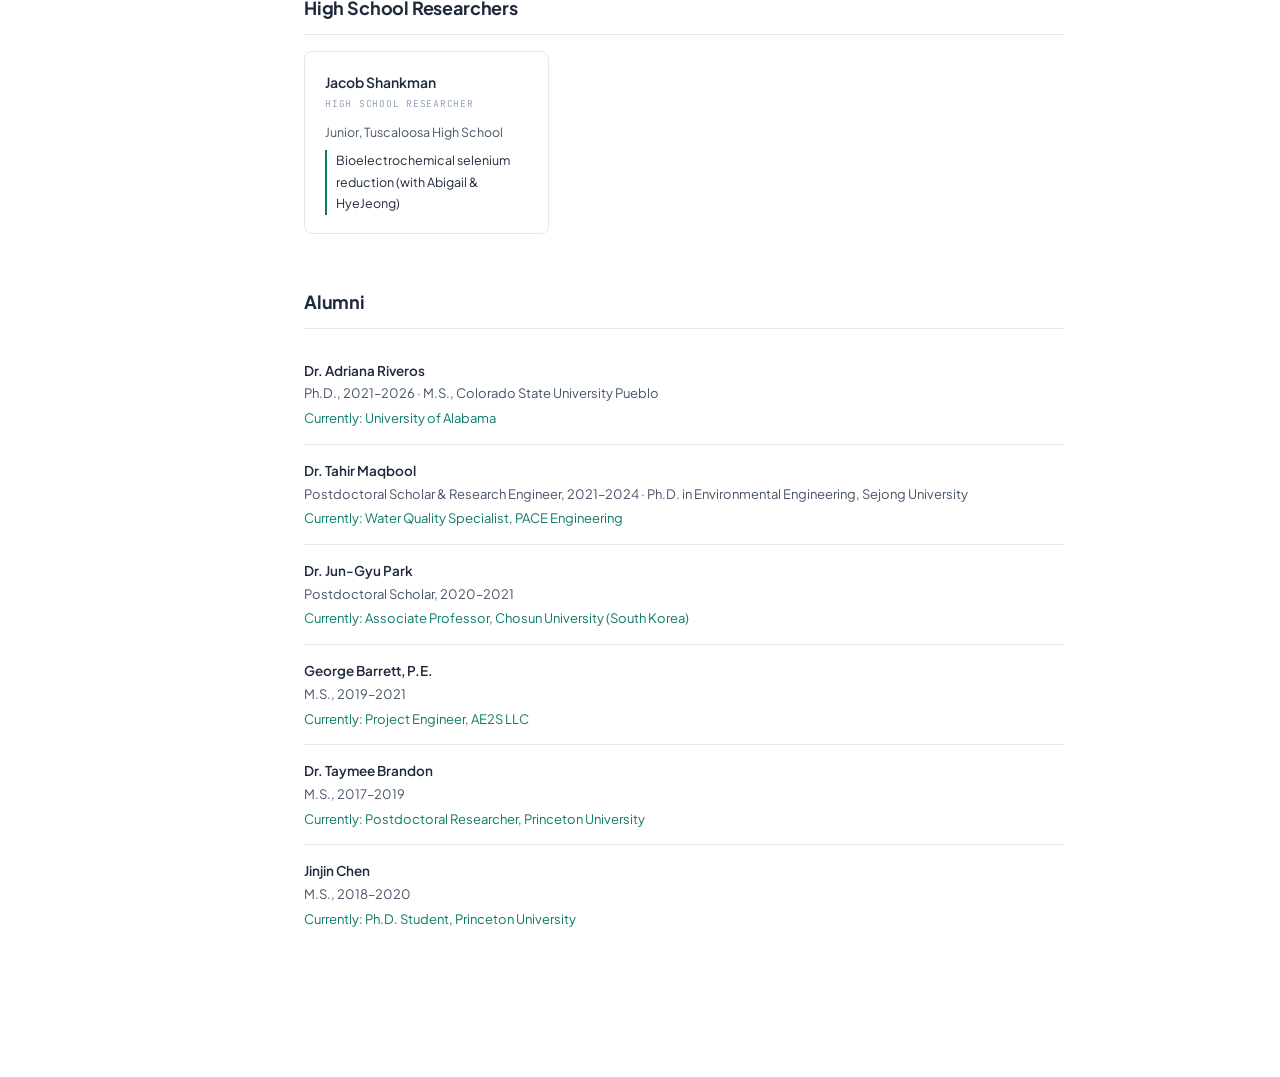
<file: team.html>
<!DOCTYPE html>
<html lang="en">
<head>
  <meta charset="UTF-8">
  <meta name="viewport" content="width=device-width, initial-scale=1.0">
  <title>Team and CV — Jiang Lab</title>
  <meta name="description" content="Meet the members of Jiang Lab at the University of Alabama, led by Dr. Daqian Jiang, Assistant Professor of Environmental Engineering.">
  <meta name="author" content="Daqian Jiang">
  <link rel="canonical" href="https://jiang-lab.org/team.html">
  <link rel="stylesheet" href="css/style.css">
  <script src="js/theme.js"></script>
</head>
<body>

<button class="mob-btn" onclick="toggleMobileNav()" aria-label="Open menu">&#9776;</button>

<aside class="sidebar" id="sidebar">
  <div class="sidebar-logo">
    <a href="index.html" class="sidebar-name">Jiang Lab</a>
    <div class="sidebar-tagline">From Molecules<br>to Systems</div>
  </div>
  <ul class="sidebar-nav">
    <li><a href="index.html">Home</a></li>
    <li><a href="happenings.html">Happenings</a></li>
    <li><a href="team.html" class="active">Team and CV</a></li>
    <li><a href="publications.html">Publications</a></li>
    <li class="nav-tool"><a href="lca.html">LCA-TEA Calculator</a></li>
    <li><a href="contact.html">Contact</a></li>
  </ul>
  <div class="sidebar-footer">
    <div class="sidebar-social">
      <a href="mailto:djiang6@ua.edu" class="social-link" title="Email">
        <svg viewBox="0 0 24 24" fill="none" stroke="currentColor" stroke-width="2" stroke-linecap="round" stroke-linejoin="round">
          <path d="M4 4h16c1.1 0 2 .9 2 2v12c0 1.1-.9 2-2 2H4c-1.1 0-2-.9-2-2V6c0-1.1.9-2 2-2z"/>
          <polyline points="22,6 12,13 2,6"/>
        </svg>
      </a>
      <a href="https://www.linkedin.com/in/daqianjiang/" class="social-link" title="LinkedIn" target="_blank" rel="noopener">
        <svg viewBox="0 0 24 24" fill="currentColor">
          <path d="M16 8a6 6 0 0 1 6 6v7h-4v-7a2 2 0 0 0-2-2 2 2 0 0 0-2 2v7h-4v-7a6 6 0 0 1 6-6z"/>
          <rect x="2" y="9" width="4" height="12"/>
          <circle cx="4" cy="4" r="2"/>
        </svg>
      </a>
      <a href="https://scholar.google.com/citations?user=3czXV24AAAAJ&amp;hl=en&amp;oi=ao" class="social-link" title="Google Scholar" target="_blank" rel="noopener">
        <svg viewBox="0 0 24 24" fill="currentColor">
          <path d="M5.242 13.769 0 9.5 12 0l12 9.5-5.242 4.269C17.548 11.249 14.978 9.5 12 9.5c-2.977 0-5.548 1.748-6.758 4.269z"/>
          <path d="M12 10a7 7 0 1 0 0 14 7 7 0 0 0 0-14z"/>
        </svg>
      </a>
    </div>
    <button class="theme-btn" onclick="toggleTheme()">
      <svg width="12" height="12" viewBox="0 0 24 24" fill="currentColor"><path d="M12 3a9 9 0 1 0 9 9c0-.46-.04-.92-.1-1.36a5.389 5.389 0 0 1-4.4 2.26 5.403 5.403 0 0 1-3.14-9.8c-.44-.06-.9-.1-1.36-.1z"/></svg>
      Theme
    </button>
  </div>
</aside>

<main class="main">
  <div class="main-inner">

    <!-- Principal Investigator -->
    <section class="section">
      <h1 style="font-size:28px;letter-spacing:-0.02em;margin-bottom:28px;">Group Members</h1>

      <div class="pi-card">
        <div style="display:flex;gap:24px;align-items:flex-start;">
          <img src="images/djiang.png" alt="Daqian Jiang" style="width:96px;height:96px;border-radius:50%;object-fit:cover;flex-shrink:0;border:2px solid var(--border);">
          <div style="flex:1;">
            <div class="pi-name">Daqian Jiang</div>
            <div class="pi-role">Principal Investigator</div>
            <div class="pi-edu">
              Ph.D. in Environmental Engineering, University of Connecticut, 2010<br>
              M.S. in Science, Technology &amp; Environmental Policy, University of Minnesota, 2015<br>
              M.S. in Statistics, University of Minnesota, 2015<br>
              B.S. in Environmental Science, Renmin University of China, 2006
            </div>
            <div class="pi-contact">
              <a href="mailto:djiang6@ua.edu">djiang6@ua.edu</a> &nbsp;·&nbsp; 205-348-0062 &nbsp;·&nbsp; Bevill 1107
            </div>
          </div>
        </div>
      </div>
    </section>

    <!-- Postdoctoral Scholars -->
    <section class="section">
      <span class="team-section-label">Postdoctoral Scholar</span>
      <div class="member-grid">

        <div class="member-card">
          <div class="member-name">Mingming Chen</div>
          <div class="member-tag">Postdoctoral Scholar</div>
          <div class="member-edu">Ph.D., University of Alabama<br>M.S., Southeast University (China)</div>
          <div class="member-project">Material flow analysis of PFAS<br>LCA-TEA of construction materials</div>
        </div>

      </div>
    </section>

    <!-- Graduate Researchers -->
    <section class="section">
      <span class="team-section-label">Graduate Researchers</span>
      <div class="member-grid">

        <div class="member-card">
          <div class="member-name">Hye Jeong Kwon</div>
          <div class="member-tag">Ph.D. Candidate</div>
          <div class="member-edu">M.S., Chungbuk National University (South Korea)</div>
          <div class="member-project">Bioinformatics, biological denitrification, and anaerobic digestion</div>
          <div class="member-bio">Enjoys food, Netflix, and travel.</div>
        </div>

        <div class="member-card">
          <div class="member-name">Cassandra Carpio</div>
          <div class="member-tag">Ph.D. Candidate</div>
          <div class="member-edu">&nbsp;</div>
          <div class="member-project">MALDI for contaminant detection</div>
        </div>

        <div class="member-card">
          <div class="member-name">Helia Khatami</div>
          <div class="member-tag">Ph.D. Student</div>
          <div class="member-edu">M.S., University of Tehran (Iran)</div>
          <div class="member-project">LCA-TEA of sustainable aviation fuel</div>
        </div>

        <div class="member-card">
          <div class="member-name">Amirhossein Mostafifar</div>
          <div class="member-tag">Ph.D. Student</div>
          <div class="member-edu">B.S., Sharif University of Technology (Iran)</div>
          <div class="member-project">LCA-TEA of denitrification · Contaminant analysis (LC-MS, ICP-OES)</div>
        </div>

        <div class="member-card">
          <div class="member-name">Yanli Li</div>
          <div class="member-tag">Ph.D. Student</div>
          <div class="member-edu">M.S., Tongji University (China)</div>
          <div class="member-project">MALDI for contaminant detection<br>DFT</div>
          <div class="member-bio">Enjoys drawing, tea, badminton, and exploring different cuisines.</div>
        </div>

        <div class="member-card">
          <div class="member-name">Wu Su</div>
          <div class="member-tag">Ph.D. Student</div>
          <div class="member-edu">M.S., Shanghai University of Technology (China)</div>
        </div>

      </div>
    </section>

    <!-- Undergraduate Researchers -->
    <section class="section">
      <span class="team-section-label">Undergraduate Researchers</span>
      <div class="member-grid">

        <div class="member-card">
          <div class="member-name">Abigail Mazur</div>
          <div class="member-tag">Undergraduate Researcher</div>
          <div class="member-edu">Junior in Biology &amp; Psychology</div>
          <div class="member-project">Bioelectrochemical selenium reduction (with HyeJeong)</div>
        </div>

      </div>
    </section>

    <!-- High School Researchers -->
    <section class="section">
      <span class="team-section-label">High School Researchers</span>
      <div class="member-grid">

        <div class="member-card">
          <div class="member-name">Jacob Shankman</div>
          <div class="member-tag">High School Researcher</div>
          <div class="member-edu">Junior, Tuscaloosa High School</div>
          <div class="member-project">Bioelectrochemical selenium reduction (with Abigail &amp; HyeJeong)</div>
        </div>

      </div>
    </section>

    <!-- Alumni -->
    <section class="section">
      <span class="team-section-label">Alumni</span>
      <ul class="alumni-list">
        <li class="alumni-item">
          <div class="alumni-name">Dr. Adriana Riveros</div>
          <div class="alumni-detail">Ph.D., 2021–2026 · M.S., Colorado State University Pueblo</div>
          <div class="alumni-detail" style="color:var(--accent);margin-top:2px;">Currently: University of Alabama</div>
        </li>
        <li class="alumni-item">
          <div class="alumni-name">Dr. Tahir Maqbool</div>
          <div class="alumni-detail">Postdoctoral Scholar &amp; Research Engineer, 2021–2024 · Ph.D. in Environmental Engineering, Sejong University</div>
          <div class="alumni-detail" style="color:var(--accent);margin-top:2px;">Currently: Water Quality Specialist, PACE Engineering</div>
        </li>
        <li class="alumni-item">
          <div class="alumni-name">Dr. Jun-Gyu Park</div>
          <div class="alumni-detail">Postdoctoral Scholar, 2020–2021</div>
          <div class="alumni-detail" style="color:var(--accent);margin-top:2px;">Currently: Associate Professor, Chosun University (South Korea)</div>
        </li>
        <li class="alumni-item">
          <div class="alumni-name">George Barrett, P.E.</div>
          <div class="alumni-detail">M.S., 2019–2021</div>
          <div class="alumni-detail" style="color:var(--accent);margin-top:2px;">Currently: Project Engineer, AE2S LLC</div>
        </li>
        <li class="alumni-item">
          <div class="alumni-name">Dr. Taymee Brandon</div>
          <div class="alumni-detail">M.S., 2017–2019</div>
          <div class="alumni-detail" style="color:var(--accent);margin-top:2px;">Currently: Postdoctoral Researcher, Princeton University</div>
        </li>
        <li class="alumni-item">
          <div class="alumni-name">Jinjin Chen</div>
          <div class="alumni-detail">M.S., 2018–2020</div>
          <div class="alumni-detail" style="color:var(--accent);margin-top:2px;">Currently: Ph.D. Student, Princeton University</div>
        </li>
      </ul>
    </section>

  </div>
</main>

</body>
</html>
</file>
<file: css/style.css>
/* Jiang Lab — jiang-lab.org */
@import url('https://fonts.googleapis.com/css2?family=Plus+Jakarta+Sans:wght@300;400;500;600;700&family=JetBrains+Mono:wght@400;500&display=swap');

/* ── Tokens ── */
:root {
  --sidebar-w: 240px;
  --bg:           #ffffff;
  --sidebar:      #f5f5f5;
  --surface:      #ffffff;
  --surface-2:    #f3f4f6;
  --border:       #e5e7eb;
  --text:         #1e293b;
  --text-2:       #475569;
  --text-3:       #94a3b8;
  --accent:       #0d7a66;
  --accent-h:     #0a6556;
  --accent-light: #cde5e0;
  --accent-text:  #ffffff;
  --radius:       8px;
  --icon-blue-bg:  #dbeafe;
  --icon-blue-fg:  #2563eb;
  --icon-amber-bg: #fef3c7;
  --icon-amber-fg: #b45309;
}

@media (prefers-color-scheme: dark) {
  :root:not([data-theme="light"]) {
    --bg:           #111917;
    --sidebar:      #0c1410;
    --surface:      #182019;
    --surface-2:    #1e2921;
    --border:       #283628;
    --text:         #daeae4;
    --text-2:       #76b09f;
    --text-3:       #4a7a6a;
    --accent:       #2dbda0;
    --accent-h:     #3acfb0;
    --accent-light: #083d30;
    --accent-text:  #ffffff;
    --icon-blue-bg:  #1e3a5f;
    --icon-blue-fg:  #7fb3f5;
    --icon-amber-bg: #4a3a12;
    --icon-amber-fg: #f3ba4d;
  }
}

:root[data-theme="dark"] {
  --bg:           #111917;
  --sidebar:      #0c1410;
  --surface:      #182019;
  --surface-2:    #1e2921;
  --border:       #283628;
  --text:         #daeae4;
  --text-2:       #76b09f;
  --text-3:       #4a7a6a;
  --accent:       #2dbda0;
  --accent-h:     #3acfb0;
  --accent-light: #083d30;
  --accent-text:  #ffffff;
  --icon-blue-bg:  #1e3a5f;
  --icon-blue-fg:  #7fb3f5;
  --icon-amber-bg: #4a3a12;
  --icon-amber-fg: #f3ba4d;
}

/* ── Reset ── */
*, *::before, *::after { box-sizing: border-box; margin: 0; padding: 0; }
html { scroll-behavior: smooth; }

body {
  font-family: 'Plus Jakarta Sans', sans-serif;
  background: var(--bg);
  color: var(--text);
  font-size: 16px;
  line-height: 1.75;
  display: grid;
  grid-template-columns: var(--sidebar-w) 1fr;
  min-height: 100vh;
  -webkit-font-smoothing: antialiased;
}

img { max-width: 100%; display: block; }
a { color: var(--accent); text-decoration: none; }
a:hover { text-decoration: underline; }
h1, h2, h3, h4 { font-weight: 700; line-height: 1.25; color: var(--text); text-wrap: balance; }

/* ── Sidebar ── */
.sidebar {
  position: fixed;
  top: 0; left: 0;
  width: var(--sidebar-w);
  height: 100vh;
  background: var(--sidebar);
  border-right: 1px solid var(--border);
  display: flex;
  flex-direction: column;
  padding: 36px 22px 28px;
  overflow-y: auto;
  z-index: 100;
}

.sidebar-logo { margin-bottom: 36px; }

.sidebar-name {
  font-size: 17px;
  font-weight: 700;
  color: var(--text);
  text-decoration: none;
  display: block;
  letter-spacing: -0.02em;
}
.sidebar-name:hover { text-decoration: none; }

.sidebar-tagline {
  font-family: 'JetBrains Mono', monospace;
  font-size: 9.5px;
  letter-spacing: 0.06em;
  text-transform: uppercase;
  color: var(--text-3);
  margin-top: 5px;
  line-height: 1.4;
}

.sidebar-nav { list-style: none; flex: 1; }
.sidebar-nav li + li { margin-top: 2px; }

.sidebar-nav a {
  display: block;
  font-size: 15px;
  font-weight: 400;
  color: var(--text-2);
  text-decoration: none;
  padding: 7px 11px;
  border-radius: 6px;
  transition: background 0.12s, color 0.12s;
}

.sidebar-nav a:hover { background: var(--surface); color: var(--text); }
.sidebar-nav a.active { background: var(--surface); color: var(--accent); font-weight: 600; }

.nav-tool a { color: var(--accent) !important; font-weight: 600 !important; }
.nav-tool a:hover { background: var(--accent-light) !important; }
.nav-tool a.active { background: var(--accent-light) !important; }

.sidebar-footer {
  border-top: 1px solid var(--border);
  padding-top: 20px;
  margin-top: 24px;
}

.sidebar-social { display: flex; gap: 14px; align-items: center; margin-bottom: 14px; }

.social-link {
  color: var(--text-3);
  text-decoration: none;
  display: flex;
  align-items: center;
  transition: color 0.12s;
}
.social-link:hover { color: var(--accent); text-decoration: none; }
.social-link svg { width: 17px; height: 17px; }

.theme-btn {
  background: none;
  border: 1px solid var(--border);
  color: var(--text-3);
  font-family: 'JetBrains Mono', monospace;
  font-size: 9.5px;
  letter-spacing: 0.08em;
  text-transform: uppercase;
  padding: 5px 10px;
  border-radius: 5px;
  cursor: pointer;
  transition: background 0.12s, color 0.12s;
  display: flex;
  align-items: center;
  gap: 5px;
}
.theme-btn:hover { background: var(--surface); color: var(--text); }

/* ── Main content ── */
.main {
  grid-column: 2;
  padding: 56px 64px 80px;
}

.main-inner { max-width: 760px; }

/* ── Section ── */
.section { margin-bottom: 52px; }

.section-label {
  font-family: 'JetBrains Mono', monospace;
  font-size: 10px;
  letter-spacing: 0.12em;
  text-transform: uppercase;
  color: var(--text-3);
  margin-bottom: 18px;
  padding-bottom: 10px;
  border-bottom: 1px solid var(--border);
  display: block;
}

/* ── Home hero ── */
.hero-section {
  display: flex;
  align-items: center;
  gap: 48px;
}
.hero-text { flex: 1; min-width: 0; }
.hero-photo {
  width: 176px;
  height: 176px;
  flex-shrink: 0;
}
.hero-photo img {
  width: 100%;
  height: 100%;
  border-radius: 50%;
  object-fit: cover;
}

.hero-name {
  font-size: clamp(26px, 4vw, 40px);
  font-weight: 700;
  letter-spacing: -0.025em;
  color: var(--text);
  margin-bottom: 6px;
}
.hero-name .hi { font-weight: 300; color: var(--text-2); }
.hero-name .name { color: var(--accent); }

.hero-pos {
  font-size: 16px;
  color: var(--text-2);
  margin-bottom: 20px;
}

.hero-desc {
  font-size: 20px;
  color: var(--text-2);
  max-width: 560px;
  line-height: 1.8;
  margin-bottom: 28px;
}

.hero-social { display: flex; gap: 14px; align-items: center; }

/* ── Section h2 (template-style large header) ── */
.section-h2 {
  font-size: 30px;
  font-weight: 700;
  letter-spacing: -0.02em;
  color: var(--text);
  margin-bottom: 20px;
}

.section-divider {
  border: none;
  border-top: 1px solid var(--border);
  margin-bottom: 48px;
}

/* ── Research area cards ── */
.area-grid {
  display: grid;
  grid-template-columns: repeat(auto-fill, minmax(200px, 1fr));
  gap: 12px;
}

.area-card {
  background: var(--surface);
  border: 1px solid var(--border);
  border-radius: var(--radius);
  padding: 18px 20px;
  transition: border-color 0.15s;
}
.area-card:hover { border-color: var(--accent); }

.area-card h3 {
  font-size: 15px;
  font-weight: 600;
  margin-bottom: 6px;
}
.area-card p {
  font-size: 14px;
  color: var(--text-2);
  line-height: 1.6;
}

/* ── Home page template-style cards ── */
.area-grid-home {
  display: grid;
  grid-template-columns: repeat(auto-fill, minmax(200px, 1fr));
  gap: 12px;
}

.area-card-home {
  background: var(--surface-2);
  border-radius: var(--radius);
  padding: 20px 24px;
}
.area-card-home h3 {
  font-size: 16px;
  font-weight: 600;
  color: var(--text);
  margin-bottom: 6px;
}
.area-card-home p {
  font-size: 15px;
  color: var(--text-2);
  line-height: 1.65;
}

.area-icon {
  width: 38px;
  height: 38px;
  border-radius: 50%;
  background: var(--accent-light);
  color: var(--accent);
  display: flex;
  align-items: center;
  justify-content: center;
  margin-bottom: 12px;
}
.area-icon-blue { background: var(--icon-blue-bg); color: var(--icon-blue-fg); }
.area-icon-amber { background: var(--icon-amber-bg); color: var(--icon-amber-fg); }
.area-icon-green { background: var(--accent-light); color: var(--accent); }
.area-icon svg { width: 19px; height: 19px; }

.area-card-home p.area-hook {
  font-size: 14px;
  font-weight: 600;
  font-style: italic;
  color: var(--accent);
  line-height: 1.5;
  margin-bottom: 8px;
}

.area-card-home p.area-skills {
  font-size: 12px;
  color: var(--text-3);
  line-height: 1.5;
  margin-top: 12px;
  padding-top: 12px;
  border-top: 1px solid var(--border);
}

.home-pub-list { display: flex; flex-direction: column; gap: 12px; }

.home-pub-card {
  background: var(--surface-2);
  border-radius: var(--radius);
  padding: 18px 22px;
}
.home-pub-title {
  font-size: 16px;
  font-weight: 600;
  color: var(--text);
  margin-bottom: 5px;
}
.home-pub-meta {
  font-size: 14px;
  color: var(--text-2);
}

/* ── Funders ── */
.funder-row { display: flex; flex-wrap: wrap; gap: 8px; }
.funder {
  font-family: 'JetBrains Mono', monospace;
  font-size: 10px;
  letter-spacing: 0.05em;
  padding: 4px 12px;
  border-radius: 20px;
  background: var(--accent-light);
  color: var(--accent);
}

/* ── Recent news snippet (home) ── */
.news-snippet {
  background: var(--surface);
  border: 1px solid var(--border);
  border-radius: var(--radius);
  padding: 18px 20px;
  display: grid;
  grid-template-columns: 80px 1fr;
  gap: 16px;
  align-items: start;
}
.ns-date {
  font-family: 'JetBrains Mono', monospace;
  font-size: 10px;
  color: var(--text-3);
  letter-spacing: 0.04em;
  padding-top: 2px;
}
.ns-title { font-size: 13.5px; font-weight: 600; color: var(--text); margin-bottom: 4px; }
.ns-body { font-size: 13px; color: var(--text-2); }

/* ── Happenings ── */
.news-list { display: flex; flex-direction: column; gap: 10px; }

.news-item {
  display: grid;
  grid-template-columns: 90px 1fr;
  gap: 24px;
  padding: 20px 22px;
  background: var(--surface-2);
  border-radius: var(--radius);
}

.news-date {
  font-family: 'JetBrains Mono', monospace;
  font-size: 14px;
  color: var(--text-3);
  padding-top: 3px;
  line-height: 1.4;
}
.news-title { font-size: 14.5px; font-weight: 600; color: var(--text); margin-bottom: 5px; }
.news-body { font-size: 13.5px; color: var(--text-2); line-height: 1.65; }
.news-link { display: inline-block; margin-top: 8px; font-size: 13px; color: var(--accent); font-weight: 500; }
.news-photo {
  display: block;
  width: 100%;
  max-width: 310px;
  margin-top: 12px;
  border-radius: var(--radius);
  border: 1px solid var(--border);
}

/* Overlapping two-photo collage */
.news-collage {
  position: relative;
  max-width: 440px;
  margin-top: 16px;
  padding-bottom: 26%;
}
.news-collage img {
  display: block;
  object-fit: cover;
  aspect-ratio: 4 / 3;
  border-radius: 14px;
  box-shadow: 0 10px 28px rgba(0, 0, 0, 0.22);
}
.news-collage .collage-a {
  width: 76%;
  transform: rotate(-1.5deg);
}
.news-collage .collage-b {
  position: absolute;
  right: 0;
  bottom: 0;
  width: 58%;
  border: 4px solid var(--bg);
  transform: rotate(2deg);
}

/* ── Team ── */
.team-section-label {
  font-size: 18px;
  font-weight: 700;
  letter-spacing: -0.01em;
  color: var(--text);
  margin-bottom: 16px;
  padding-bottom: 10px;
  border-bottom: 1px solid var(--border);
  display: block;
}

.pi-card {
  background: var(--surface);
  border: 1px solid var(--border);
  border-radius: var(--radius);
  padding: 28px 30px;
  margin-bottom: 28px;
}
.pi-name {
  font-size: 20px;
  font-weight: 700;
  letter-spacing: -0.01em;
  margin-bottom: 2px;
}
.pi-role {
  font-family: 'JetBrains Mono', monospace;
  font-size: 10px;
  letter-spacing: 0.1em;
  text-transform: uppercase;
  color: var(--accent);
  margin-bottom: 14px;
}
.pi-edu {
  font-size: 13.5px;
  color: var(--text-2);
  line-height: 1.7;
}
.pi-contact { margin-top: 14px; font-size: 13.5px; color: var(--text-2); }
.pi-contact a { color: var(--accent); }

.member-grid {
  display: grid;
  grid-template-columns: repeat(auto-fill, minmax(230px, 1fr));
  gap: 12px;
}
.member-card {
  background: var(--surface);
  border: 1px solid var(--border);
  border-radius: var(--radius);
  padding: 18px 20px;
  transition: border-color 0.15s;
}
.member-card:hover { border-color: var(--accent); }

.member-name { font-size: 14px; font-weight: 600; color: var(--text); margin-bottom: 2px; }
.member-tag {
  font-family: 'JetBrains Mono', monospace;
  font-size: 9.5px;
  letter-spacing: 0.08em;
  text-transform: uppercase;
  color: var(--text-3);
  margin-bottom: 10px;
}
.member-edu { font-size: 12.5px; color: var(--text-2); line-height: 1.5; margin-bottom: 4px; }
.member-project {
  font-size: 12.5px;
  color: var(--text);
  margin-top: 8px;
  padding-left: 9px;
  border-left: 2px solid var(--accent);
}
.member-bio { font-size: 12.5px; color: var(--text-2); margin-top: 8px; line-height: 1.5; }

.alumni-list { list-style: none; }
.alumni-item {
  padding: 14px 0;
  border-bottom: 1px solid var(--border);
  font-size: 13.5px;
}
.alumni-item:last-child { border-bottom: none; }
.alumni-name { font-weight: 600; color: var(--text); }
.alumni-detail { color: var(--text-2); font-size: 13px; }

/* ── Publications ── */
.scholar-link {
  display: inline-flex;
  align-items: center;
  gap: 6px;
  font-size: 13.5px;
  font-weight: 600;
  color: var(--accent);
  background: var(--accent-light);
  padding: 8px 16px;
  border-radius: 20px;
  margin-bottom: 36px;
  transition: opacity 0.15s;
}
.scholar-link:hover { opacity: 0.85; text-decoration: none; }
.scholar-link svg { width: 16px; height: 16px; }

.pub-section { margin-bottom: 36px; }
.pub-section-name {
  font-size: 13.5px;
  font-weight: 600;
  color: var(--text);
  padding-left: 12px;
  border-left: 3px solid var(--accent);
  margin-bottom: 14px;
}
.pub-list { list-style: none; }
.pub-item {
  padding: 13px 0;
  border-bottom: 1px solid var(--border);
  font-size: 13.5px;
  color: var(--text-2);
  line-height: 1.65;
}
.pub-item:last-child { border-bottom: none; }
.pub-title { font-weight: 600; color: var(--text); display: block; margin-bottom: 3px; }
.pub-year {
  font-family: 'JetBrains Mono', monospace;
  font-size: 10.5px;
  color: var(--accent);
  margin-right: 6px;
}
.pub-journal { font-style: italic; }

.pub-blurb {
  font-size: 15px;
  color: var(--text-2);
  line-height: 1.75;
  margin-bottom: 20px;
}
.pub-graphical-abstract {
  width: 100%;
  max-width: 300px;
  float: right;
  margin: 4px 0 16px 24px;
  border: 1px solid var(--border);
  border-radius: var(--radius);
  box-shadow: 0 1px 6px rgba(0,0,0,0.06);
}
@media (max-width: 640px) {
  .pub-graphical-abstract { float: none; margin: 0 auto 20px; display: block; }
}
.pub-featured {
  font-size: 13.5px;
  color: var(--text-2);
  line-height: 1.65;
  padding: 14px 18px;
  background: var(--surface-2);
  border-radius: var(--radius);
}
.pub-featured a { font-weight: 600; }
.pub-featured-label {
  font-family: 'JetBrains Mono', monospace;
  font-size: 9.5px;
  letter-spacing: 0.1em;
  text-transform: uppercase;
  color: var(--accent);
  margin-right: 8px;
}
.pub-featured-note { font-size: 12.5px; color: var(--text-3); }

/* ── Contact ── */
.contact-wrap {
  background: var(--surface);
  border: 1px solid var(--border);
  border-radius: var(--radius);
  overflow: hidden;
  max-width: 480px;
}
.ci-row {
  display: grid;
  grid-template-columns: 90px 1fr;
  gap: 16px;
  padding: 14px 24px;
  border-bottom: 1px solid var(--border);
  font-size: 14px;
  align-items: center;
}
.ci-row:last-child { border-bottom: none; }
.ci-label {
  font-family: 'JetBrains Mono', monospace;
  font-size: 9.5px;
  letter-spacing: 0.1em;
  text-transform: uppercase;
  color: var(--text-3);
}
.ci-value { color: var(--text); }
.ci-value a { color: var(--accent); }

/* ── LCA Calculator ── */
.lca-intro {
  background: var(--surface);
  border: 1px solid var(--border);
  border-radius: var(--radius);
  padding: 18px 22px;
  margin-bottom: 24px;
  font-size: 13.5px;
  color: var(--text-2);
  line-height: 1.65;
}
.lca-intro strong { color: var(--text); }

.lca-layout {
  display: grid;
  grid-template-columns: 1fr 270px;
  gap: 24px;
  align-items: start;
}

.lca-panel {
  position: sticky;
  top: 32px;
  background: var(--surface);
  border: 1px solid var(--accent);
  border-radius: var(--radius);
  padding: 22px;
}
.lca-total-label {
  font-family: 'JetBrains Mono', monospace;
  font-size: 9.5px;
  letter-spacing: 0.12em;
  text-transform: uppercase;
  color: var(--text-3);
  margin-bottom: 4px;
}
.lca-total-val {
  font-size: 42px;
  font-weight: 700;
  color: var(--accent);
  letter-spacing: -0.025em;
  font-variant-numeric: tabular-nums;
  line-height: 1;
  margin-bottom: 3px;
}
.lca-total-unit {
  font-size: 11.5px;
  color: var(--text-2);
  margin-bottom: 22px;
  line-height: 1.4;
}

.lca-bd-title {
  font-family: 'JetBrains Mono', monospace;
  font-size: 9.5px;
  letter-spacing: 0.1em;
  text-transform: uppercase;
  color: var(--text-3);
  margin-bottom: 8px;
  padding-bottom: 8px;
  border-bottom: 1px solid var(--border);
}
.lca-bd-row {
  display: flex;
  justify-content: space-between;
  gap: 8px;
  font-size: 12px;
  padding: 5px 0;
  border-bottom: 1px solid var(--border);
}
.lca-bd-row:last-child { border-bottom: none; }
.lca-bd-name { color: var(--text-2); flex: 1; }
.lca-bd-val {
  font-family: 'JetBrains Mono', monospace;
  font-size: 11px;
  color: var(--text);
  font-variant-numeric: tabular-nums;
  white-space: nowrap;
}

.lca-reset-btn {
  display: block;
  width: 100%;
  margin-top: 16px;
  background: none;
  border: 1px solid var(--border);
  color: var(--text-2);
  font-family: 'Plus Jakarta Sans', sans-serif;
  font-size: 12.5px;
  padding: 7px;
  border-radius: 5px;
  cursor: pointer;
  transition: background 0.12s, color 0.12s;
}
.lca-reset-btn:hover { background: var(--surface-2); color: var(--text); }

.lca-group {
  background: var(--surface);
  border: 1px solid var(--border);
  border-radius: var(--radius);
  overflow: hidden;
  margin-bottom: 14px;
}
.lca-group-header {
  padding: 11px 18px;
  background: var(--surface-2);
  border-bottom: 1px solid var(--border);
  font-size: 12.5px;
  font-weight: 600;
  color: var(--text);
  display: flex;
  justify-content: space-between;
  align-items: center;
}
.lca-group-sub {
  font-family: 'JetBrains Mono', monospace;
  font-size: 9px;
  letter-spacing: 0.08em;
  text-transform: uppercase;
  color: var(--accent);
  font-weight: 400;
}
.lca-row {
  display: grid;
  grid-template-columns: 1fr auto;
  align-items: center;
  gap: 14px;
  padding: 10px 18px;
  border-bottom: 1px solid var(--border);
}
.lca-row:last-child { border-bottom: none; }
.lca-row-name { font-size: 13px; color: var(--text); }
.lca-row-hint { font-size: 11px; color: var(--text-3); margin-top: 1px; }
.lca-input-wrap { display: flex; align-items: center; gap: 7px; }

input[type=number].lca-input {
  width: 88px;
  font-family: 'JetBrains Mono', monospace;
  font-size: 12.5px;
  padding: 6px 10px;
  border: 1px solid var(--border);
  border-radius: 5px;
  background: var(--bg);
  color: var(--text);
  text-align: right;
  -moz-appearance: textfield;
  appearance: none;
}
input[type=number].lca-input::-webkit-inner-spin-button,
input[type=number].lca-input::-webkit-outer-spin-button { -webkit-appearance: none; }
input[type=number].lca-input:focus {
  outline: none;
  border-color: var(--accent);
  box-shadow: 0 0 0 2px var(--accent-light);
}

.lca-unit-label {
  font-family: 'JetBrains Mono', monospace;
  font-size: 10px;
  color: var(--text-3);
  white-space: nowrap;
  min-width: 40px;
}

/* ── Mobile hamburger ── */
.mob-btn {
  display: none;
  position: fixed;
  top: 14px; left: 14px;
  z-index: 200;
  background: var(--surface);
  border: 1px solid var(--border);
  border-radius: 6px;
  padding: 8px 11px;
  cursor: pointer;
  color: var(--text);
  font-size: 14px;
  line-height: 1;
}

/* ── Responsive ── */
@media (max-width: 860px) {
  .main { padding: 56px 40px 64px; }
}

@media (max-width: 720px) {
  body { display: block; }
  .sidebar {
    transform: translateX(-100%);
    transition: transform 0.22s ease;
    z-index: 150;
  }
  .sidebar.open { transform: translateX(0); }
  .mob-btn { display: block; }
  .main { padding: 64px 20px 64px; }
  .hero-section { flex-direction: column; text-align: center; gap: 20px; }
  .hero-photo { width: 140px; height: 140px; margin: 0 auto; }
  .hero-desc { margin-left: auto; margin-right: auto; }
  .hero-social { justify-content: center; }
  .lca-layout { grid-template-columns: 1fr; }
  .lca-panel { position: static; }
  .news-item { grid-template-columns: 1fr; gap: 4px; }
  .news-snippet { grid-template-columns: 1fr; gap: 4px; }
  .area-grid { grid-template-columns: 1fr 1fr; }
  .member-grid { grid-template-columns: 1fr; }
}

@media (max-width: 480px) {
  .area-grid { grid-template-columns: 1fr; }
  .lca-row { grid-template-columns: 1fr; gap: 8px; }
}
</file>
